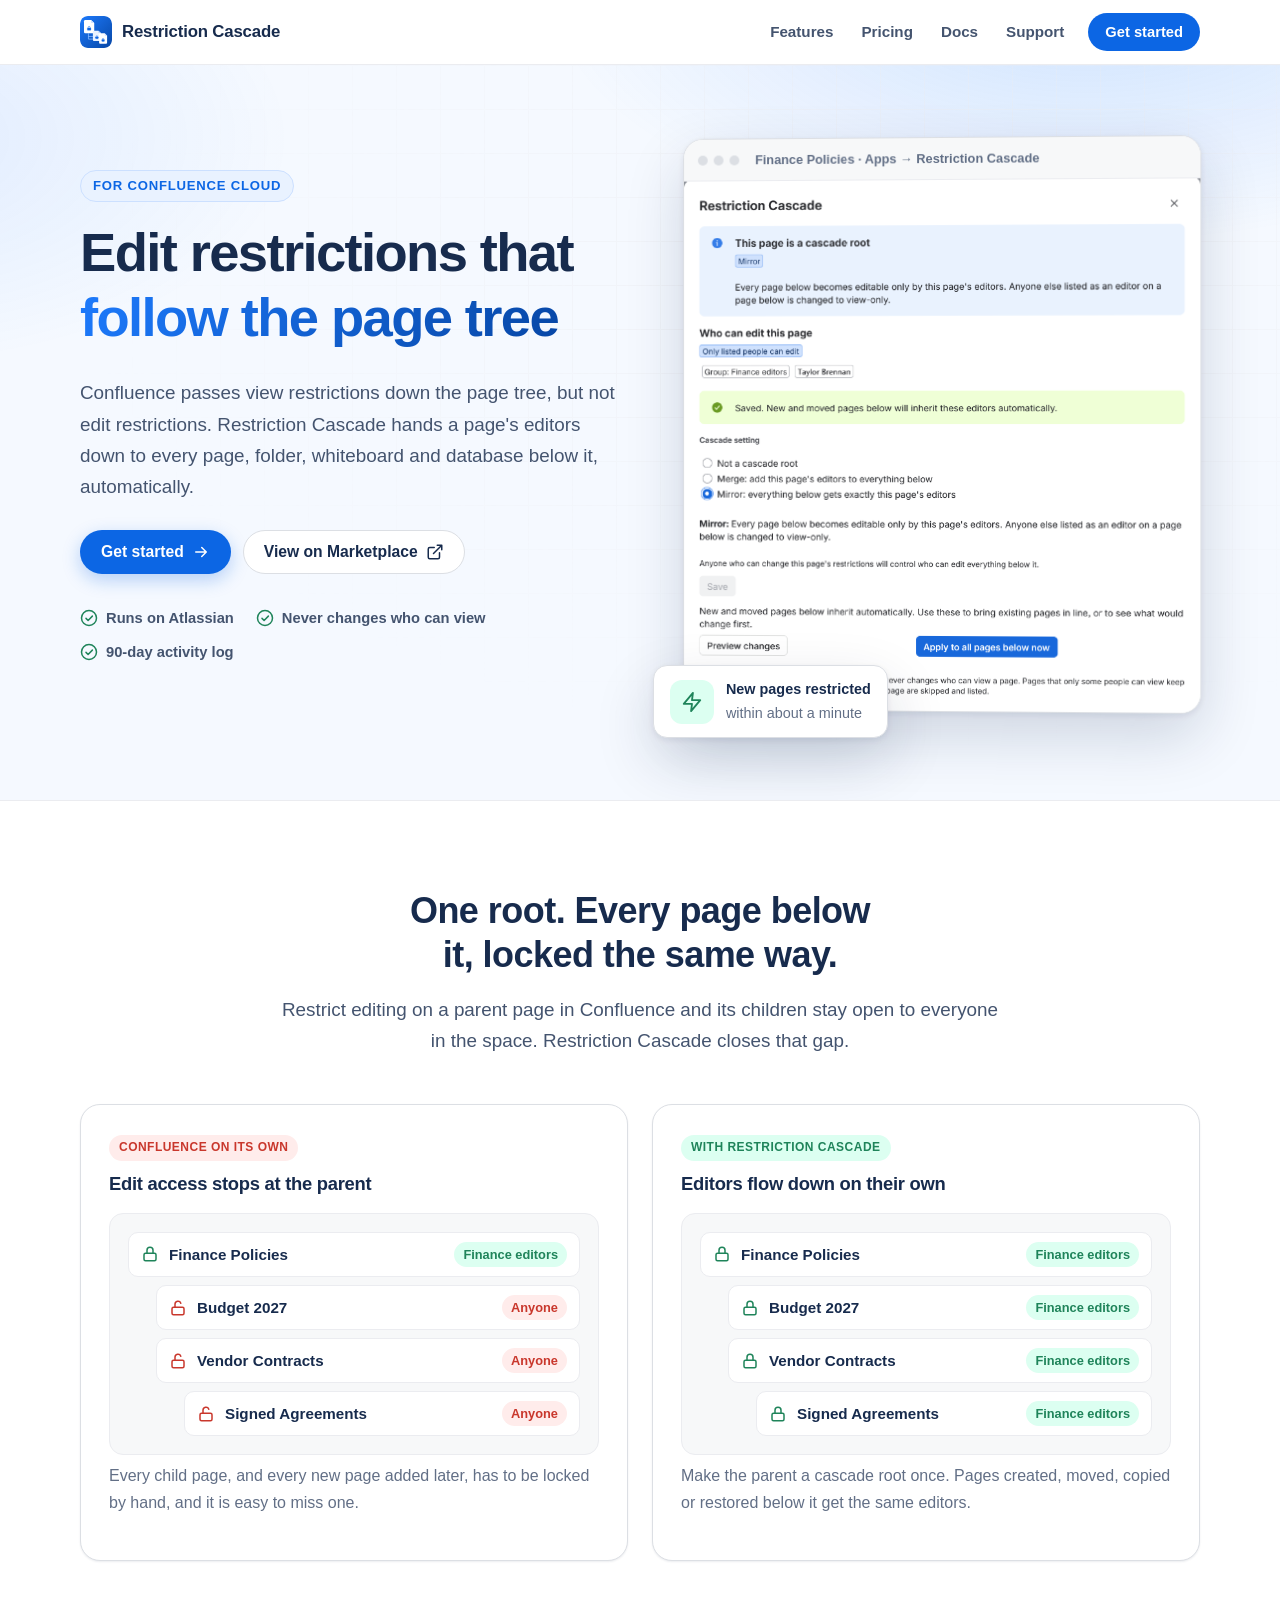
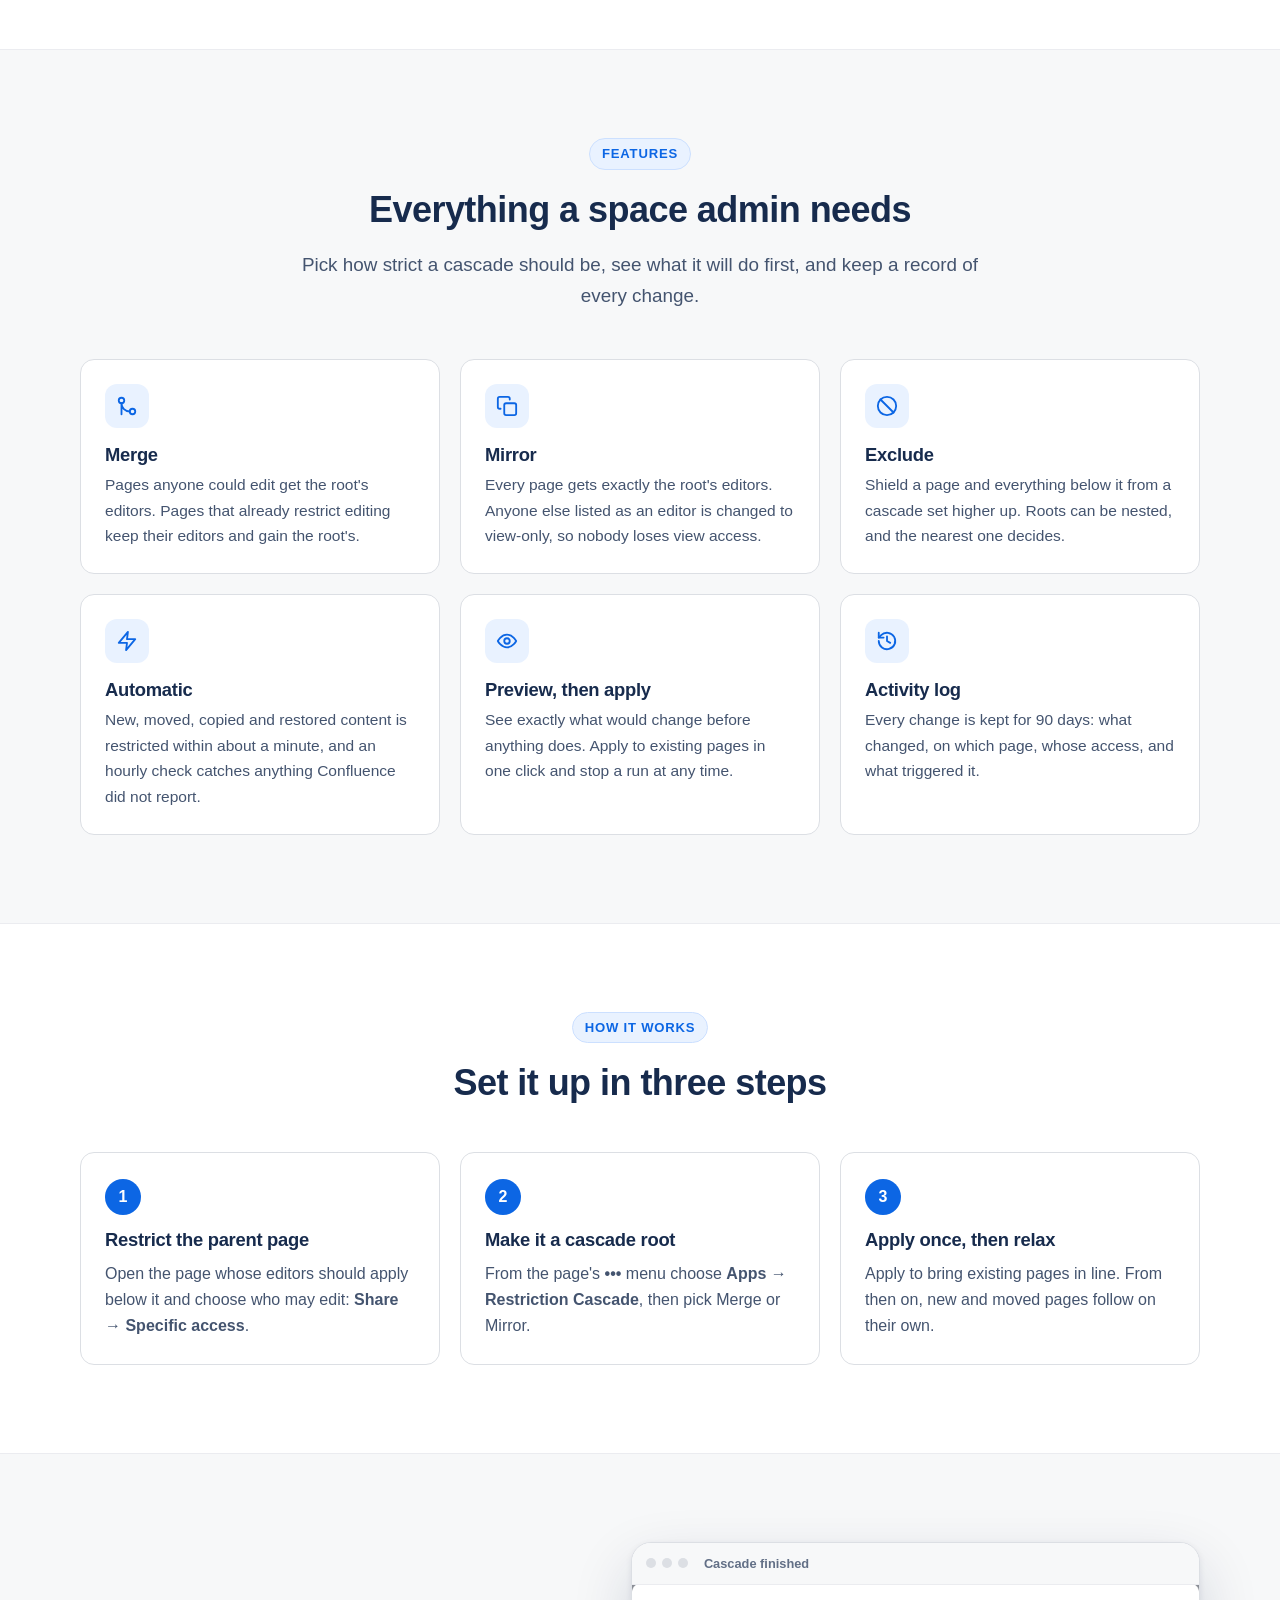
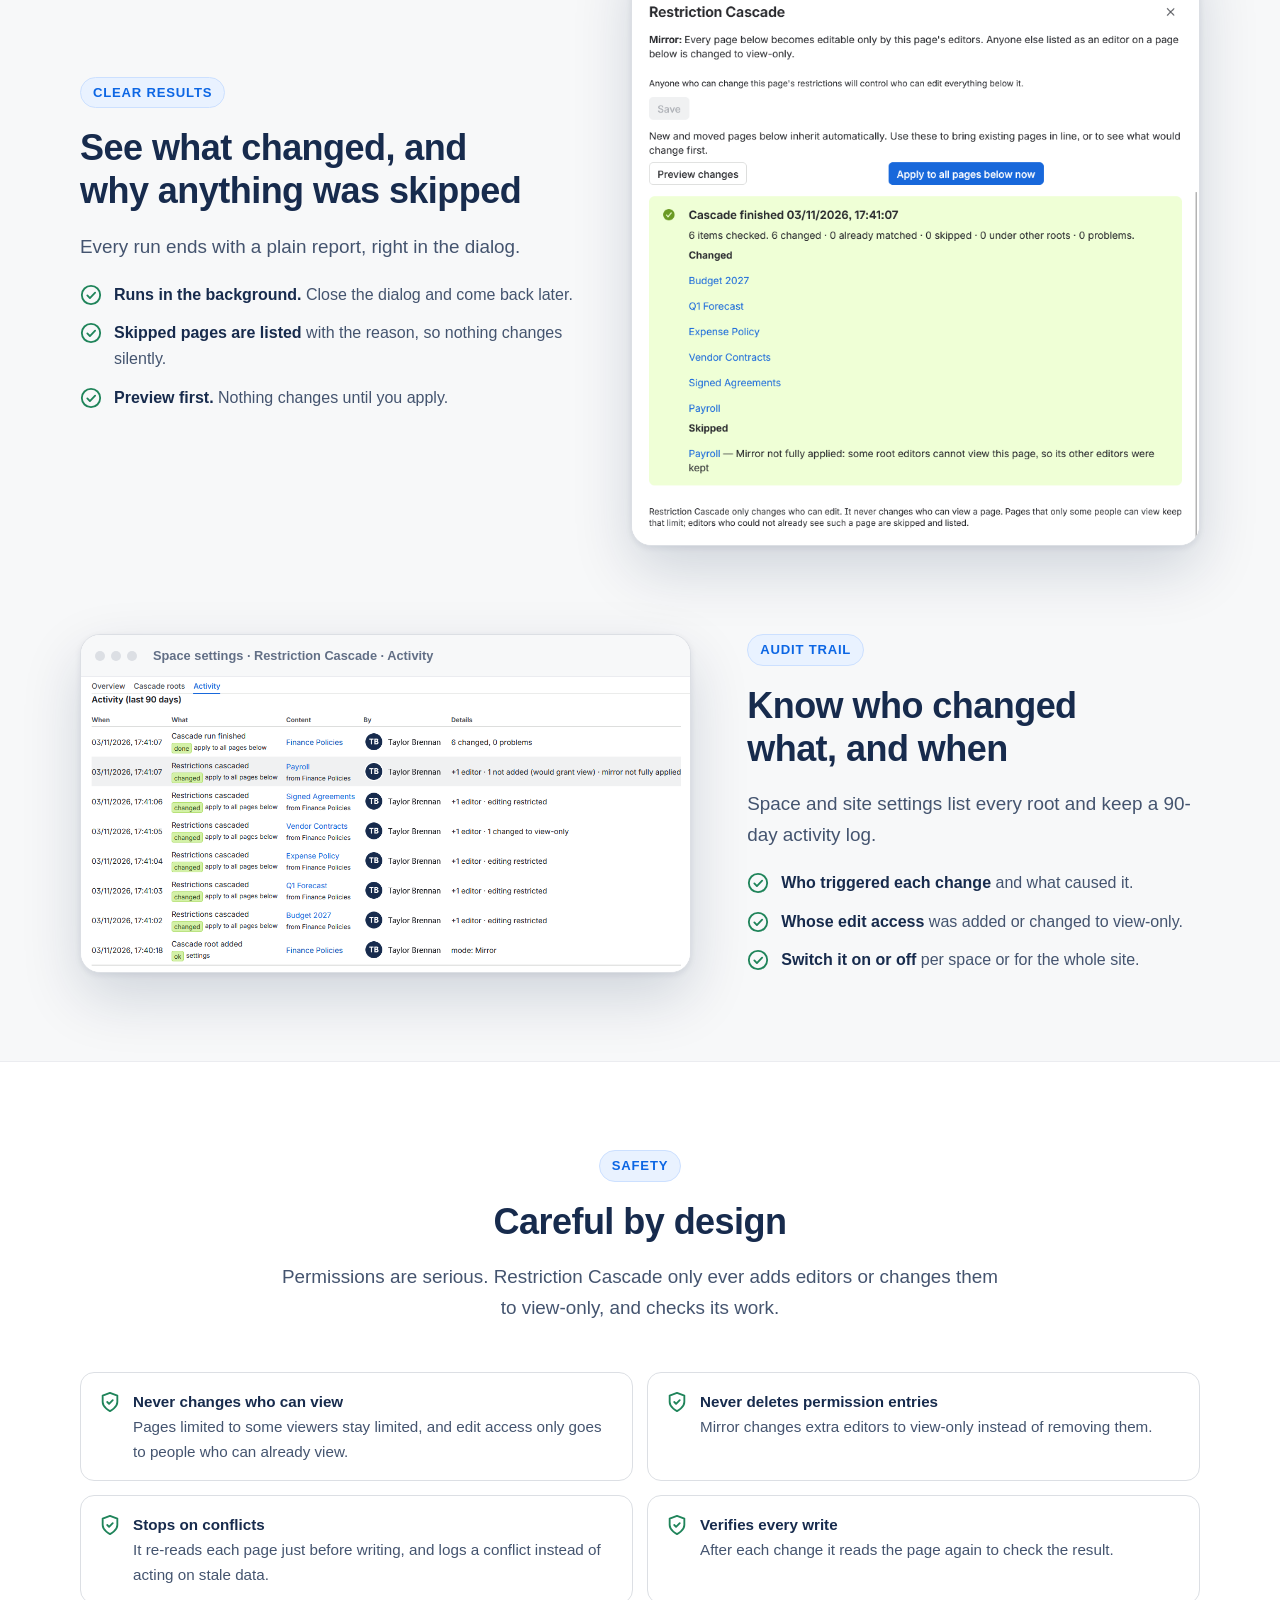
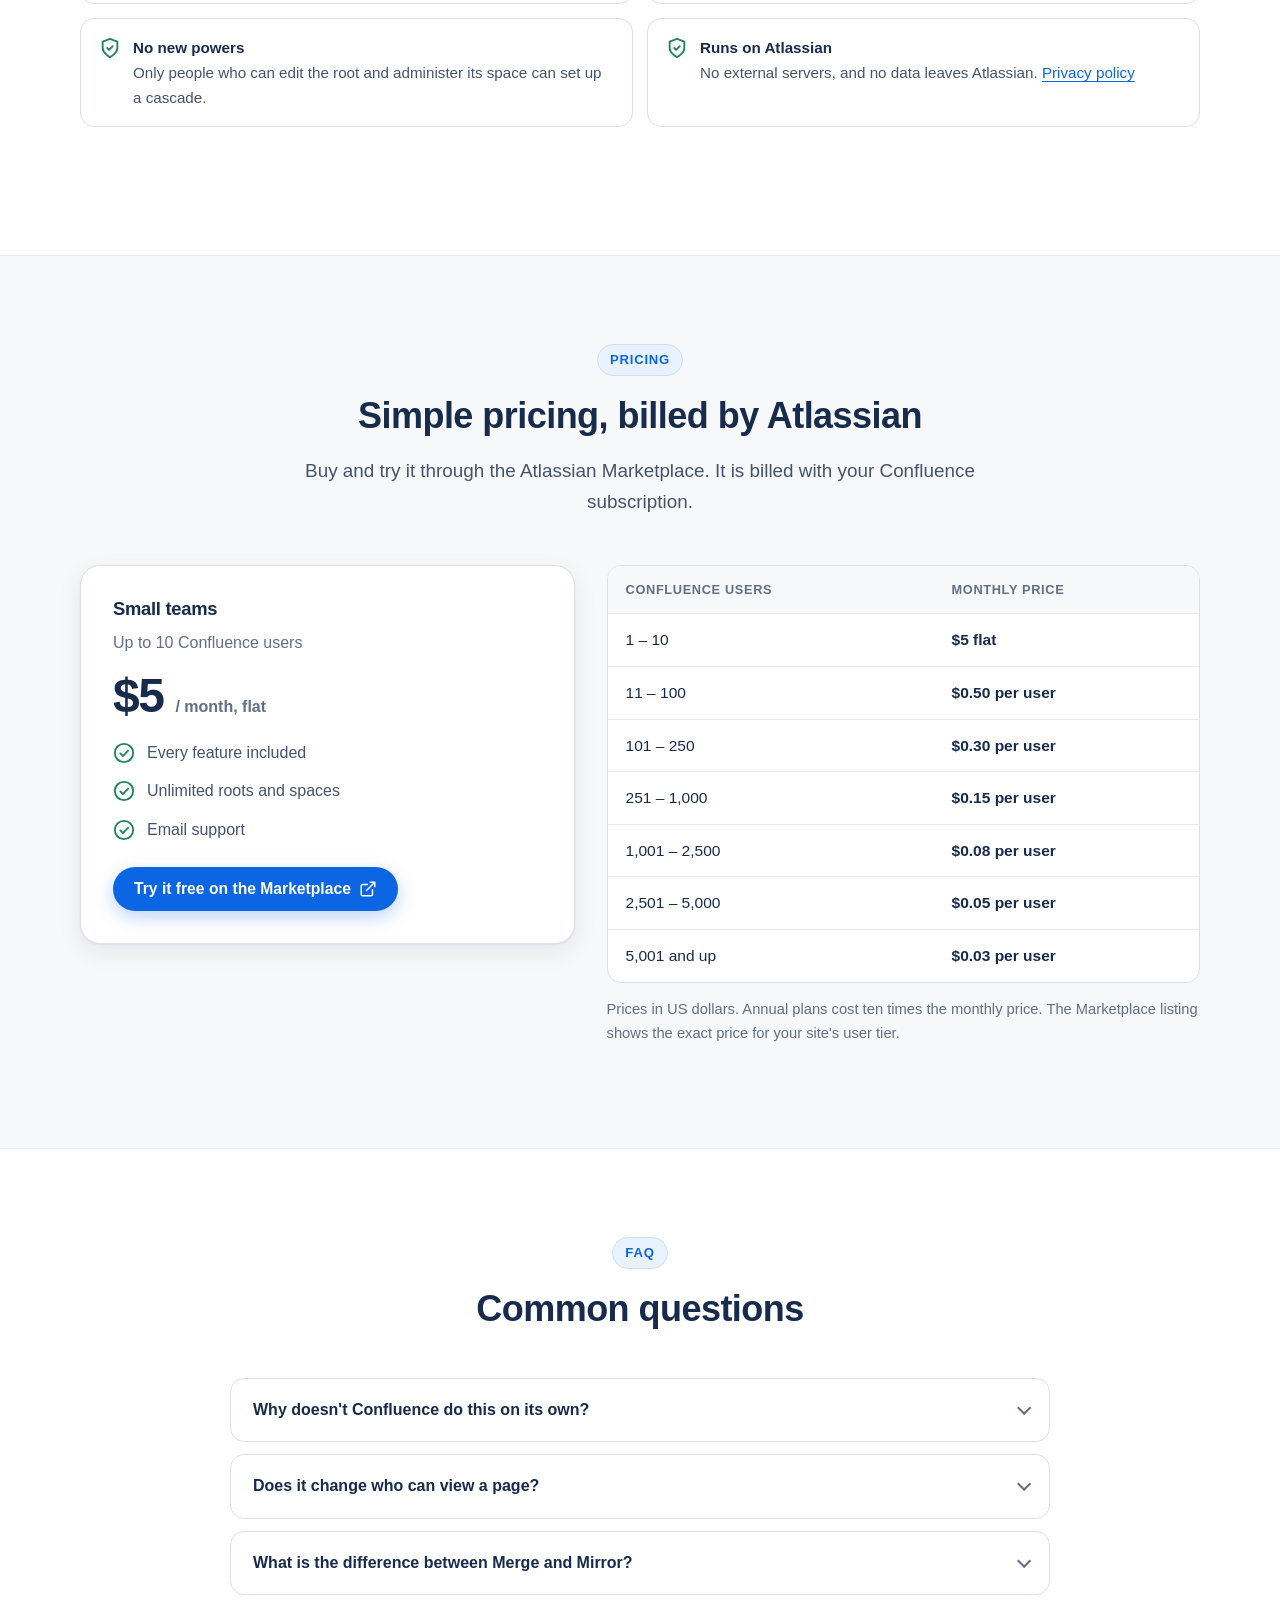
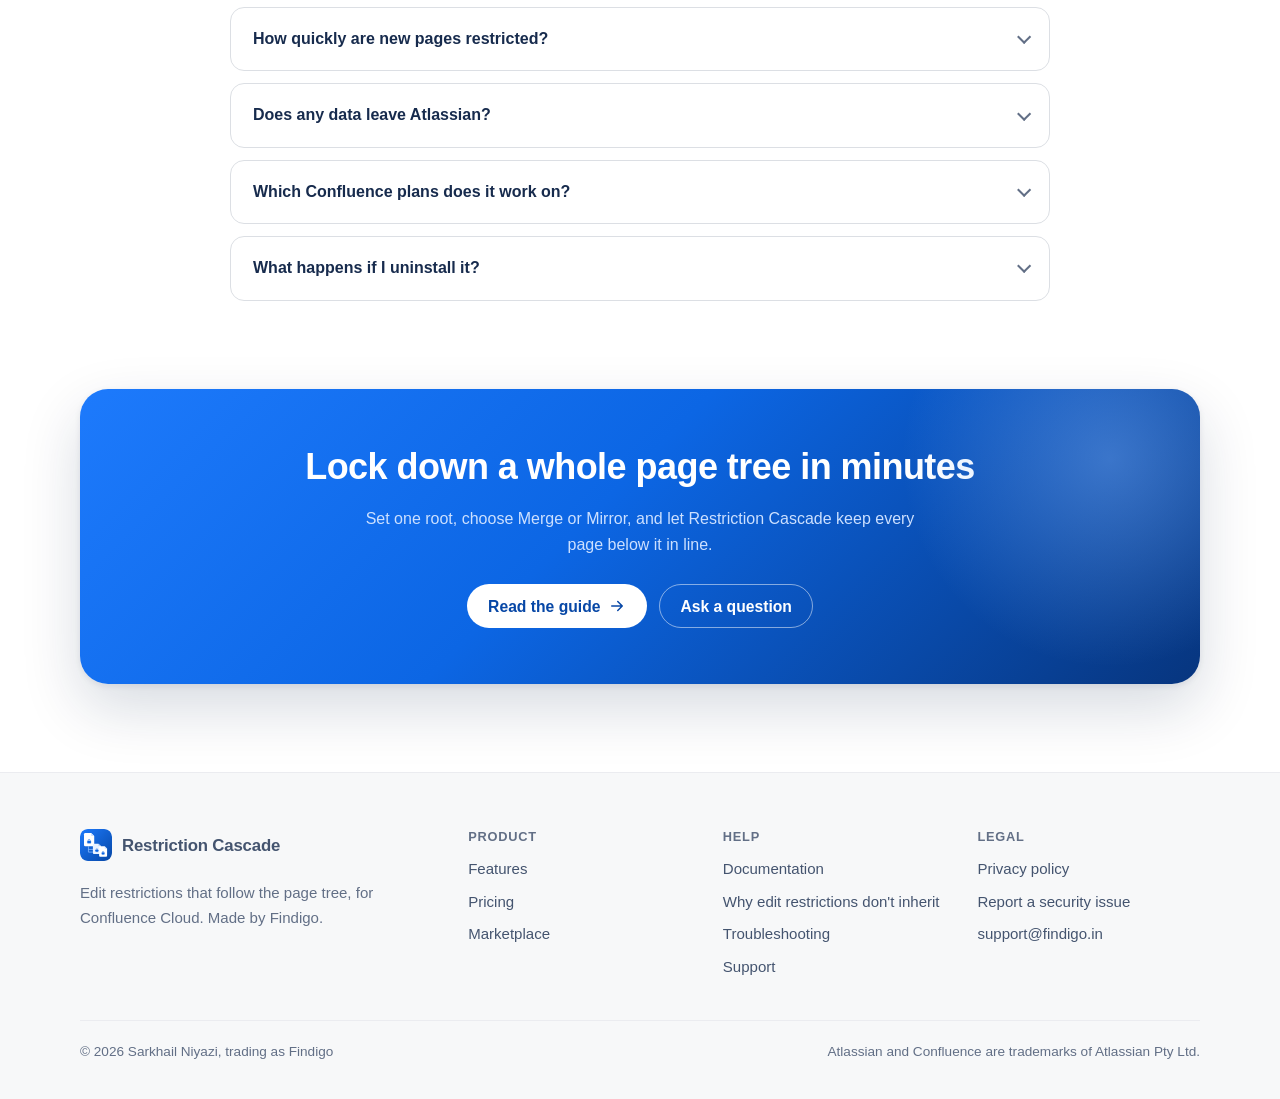
<file: index.html>
<!doctype html>
<html lang="en">
<head>
  <meta charset="utf-8">
  <meta name="viewport" content="width=device-width, initial-scale=1">
  <title>Inherit edit restrictions in Confluence Cloud · Restriction Cascade</title>
  <meta name="description" content="Child pages inherit the parent's edit restrictions automatically. Merge or mirror editors, preview every change, keep a 90-day audit log, and never touch view access.">
  <link rel="canonical" href="https://cascade.findigo.in/">
  <meta name="theme-color" content="#0c66e4">
  <meta property="og:type" content="website">
  <meta property="og:title" content="Restriction Cascade: inherit edit restrictions in Confluence Cloud">
  <meta property="og:description" content="Edit restrictions that follow the page tree, automatically.">
  <meta property="og:url" content="https://cascade.findigo.in/">
  <meta property="og:image" content="https://cascade.findigo.in/assets/img/og.png">
  <meta name="twitter:card" content="summary_large_image">
  <link rel="icon" href="/assets/img/logo.svg" type="image/svg+xml">
  <link rel="apple-touch-icon" href="/assets/img/logo-144.png">
  <link rel="stylesheet" href="/assets/style.css">
  <script src="/assets/site.js" defer></script>
  <script type="application/ld+json">
  {
    "@context": "https://schema.org",
    "@type": "SoftwareApplication",
    "name": "Restriction Cascade for Confluence",
    "description": "Child pages inherit the parent's edit restrictions automatically in Confluence Cloud. Merge or mirror editors, preview every change, keep a 90-day audit log, and never touch view access.",
    "url": "https://cascade.findigo.in/",
    "image": "https://cascade.findigo.in/assets/img/og.png",
    "applicationCategory": "BusinessApplication",
    "operatingSystem": "Confluence Cloud",
    "offers": {
      "@type": "Offer",
      "price": "5.00",
      "priceCurrency": "USD",
      "description": "Per month for up to 10 users, with a 30-day free trial",
      "url": "https://marketplace.atlassian.com/apps/2555148350"
    },
    "publisher": { "@type": "Organization", "name": "Findigo", "email": "support@findigo.in" }
  }
  </script>
</head>
<body>
  <a class="skip-link" href="#main">Skip to content</a>

  <header class="site-header">
    <div class="wrap">
      <a class="brand" href="/"><img src="/assets/img/logo.svg" alt="" width="32" height="32">Restriction Cascade</a>
      <nav class="nav" aria-label="Main">
        <a href="/#features">Features</a>
        <a href="/#pricing">Pricing</a>
        <a href="/docs/">Docs</a>
        <a href="/support/">Support</a>
        <a class="btn" href="/docs/#get-started">Get started</a>
      </nav>
      <details class="menu">
        <summary aria-label="Open menu"><svg aria-hidden="true"><use href="/assets/icons.svg#menu"/></svg></summary>
        <nav class="menu-panel" aria-label="Main">
          <a href="/#features">Features</a>
          <a href="/#pricing">Pricing</a>
          <a href="/docs/">Documentation</a>
          <a href="/support/">Support</a>
          <a href="/privacy/">Privacy</a>
        </nav>
      </details>
    </div>
  </header>

  <main id="main">
    <section class="hero">
      <div class="wrap">
        <div>
          <span class="eyebrow">For Confluence Cloud</span>
          <h1>Edit restrictions that <span>follow the page tree</span></h1>
          <p class="lead">
            Confluence passes view restrictions down the page tree, but not edit restrictions. Restriction Cascade hands a page's editors
            down to every page, folder, whiteboard and database below it, automatically.
          </p>
          <div class="cta-row">
            <a class="btn btn-primary" href="/docs/#get-started">Get started <svg aria-hidden="true"><use href="/assets/icons.svg#arrow-right"/></svg></a>
            <a class="btn btn-ghost" href="https://marketplace.atlassian.com/apps/2555148350">View on Marketplace <svg aria-hidden="true"><use href="/assets/icons.svg#external"/></svg></a>
          </div>
          <ul class="trust">
            <li><svg aria-hidden="true"><use href="/assets/icons.svg#check-circle"/></svg>Runs on Atlassian</li>
            <li><svg aria-hidden="true"><use href="/assets/icons.svg#check-circle"/></svg>Never changes who can view</li>
            <li><svg aria-hidden="true"><use href="/assets/icons.svg#check-circle"/></svg>90-day activity log</li>
          </ul>
        </div>

        <div class="hero-visual">
          <div class="shot">
            <div class="shot-bar" aria-hidden="true"><i></i><i></i><i></i><span>Finance Policies · Apps → Restriction Cascade</span></div>
            <img src="/assets/img/dialog.png" width="800" height="822"
              alt="The Restriction Cascade dialog on a page: it is a cascade root in Mirror mode, editable by the Finance editors group and one person, with buttons to preview changes or apply to all pages below now.">
          </div>
          <div class="float-card">
            <span class="icon"><svg aria-hidden="true"><use href="/assets/icons.svg#zap"/></svg></span>
            <div><strong>New pages restricted</strong><span>within about a minute</span></div>
          </div>
        </div>
      </div>
    </section>

    <section class="section">
      <div class="wrap">
        <div class="section-head">
          <h2>One root. Every page below it, locked the same way.</h2>
          <p class="lead">Restrict editing on a parent page in Confluence and its children stay open to everyone in the space. Restriction Cascade closes that gap.</p>
        </div>

        <div class="compare">
          <div class="compare-card">
            <span class="tag tag-bad">Confluence on its own</span>
            <h3>Edit access stops at the parent</h3>
            <div class="tree" aria-label="Example page tree without Restriction Cascade">
              <div class="tree-row"><svg class="lock-closed" aria-hidden="true"><use href="/assets/icons.svg#lock"/></svg>Finance Policies<span class="who who-locked">Finance editors</span></div>
              <div class="tree-row l1"><svg class="lock-open" aria-hidden="true"><use href="/assets/icons.svg#unlock"/></svg>Budget 2027<span class="who who-open">Anyone</span></div>
              <div class="tree-row l1"><svg class="lock-open" aria-hidden="true"><use href="/assets/icons.svg#unlock"/></svg>Vendor Contracts<span class="who who-open">Anyone</span></div>
              <div class="tree-row l2"><svg class="lock-open" aria-hidden="true"><use href="/assets/icons.svg#unlock"/></svg>Signed Agreements<span class="who who-open">Anyone</span></div>
            </div>
            <p class="muted">Every child page, and every new page added later, has to be locked by hand, and it is easy to miss one.</p>
          </div>

          <div class="compare-card">
            <span class="tag tag-good">With Restriction Cascade</span>
            <h3>Editors flow down on their own</h3>
            <div class="tree" aria-label="Example page tree with Restriction Cascade">
              <div class="tree-row"><svg class="lock-closed" aria-hidden="true"><use href="/assets/icons.svg#lock"/></svg>Finance Policies<span class="who who-locked">Finance editors</span></div>
              <div class="tree-row l1"><svg class="lock-closed" aria-hidden="true"><use href="/assets/icons.svg#lock"/></svg>Budget 2027<span class="who who-locked">Finance editors</span></div>
              <div class="tree-row l1"><svg class="lock-closed" aria-hidden="true"><use href="/assets/icons.svg#lock"/></svg>Vendor Contracts<span class="who who-locked">Finance editors</span></div>
              <div class="tree-row l2"><svg class="lock-closed" aria-hidden="true"><use href="/assets/icons.svg#lock"/></svg>Signed Agreements<span class="who who-locked">Finance editors</span></div>
            </div>
            <p class="muted">Make the parent a cascade root once. Pages created, moved, copied or restored below it get the same editors.</p>
          </div>
        </div>
      </div>
    </section>

    <section class="section section-tint" id="features">
      <div class="wrap">
        <div class="section-head">
          <span class="eyebrow">Features</span>
          <h2>Everything a space admin needs</h2>
          <p class="lead">Pick how strict a cascade should be, see what it will do first, and keep a record of every change.</p>
        </div>

        <div class="grid-3">
          <div class="card">
            <span class="icon"><svg aria-hidden="true"><use href="/assets/icons.svg#merge"/></svg></span>
            <h3>Merge</h3>
            <p>Pages anyone could edit get the root's editors. Pages that already restrict editing keep their editors and gain the root's.</p>
          </div>
          <div class="card">
            <span class="icon"><svg aria-hidden="true"><use href="/assets/icons.svg#mirror"/></svg></span>
            <h3>Mirror</h3>
            <p>Every page gets exactly the root's editors. Anyone else listed as an editor is changed to view-only, so nobody loses view access.</p>
          </div>
          <div class="card">
            <span class="icon"><svg aria-hidden="true"><use href="/assets/icons.svg#exclude"/></svg></span>
            <h3>Exclude</h3>
            <p>Shield a page and everything below it from a cascade set higher up. Roots can be nested, and the nearest one decides.</p>
          </div>
          <div class="card">
            <span class="icon"><svg aria-hidden="true"><use href="/assets/icons.svg#zap"/></svg></span>
            <h3>Automatic</h3>
            <p>New, moved, copied and restored content is restricted within about a minute, and an hourly check catches anything Confluence did not report.</p>
          </div>
          <div class="card">
            <span class="icon"><svg aria-hidden="true"><use href="/assets/icons.svg#eye"/></svg></span>
            <h3>Preview, then apply</h3>
            <p>See exactly what would change before anything does. Apply to existing pages in one click and stop a run at any time.</p>
          </div>
          <div class="card">
            <span class="icon"><svg aria-hidden="true"><use href="/assets/icons.svg#history"/></svg></span>
            <h3>Activity log</h3>
            <p>Every change is kept for 90 days: what changed, on which page, whose access, and what triggered it.</p>
          </div>
        </div>
      </div>
    </section>

    <section class="section">
      <div class="wrap">
        <div class="section-head">
          <span class="eyebrow">How it works</span>
          <h2>Set it up in three steps</h2>
        </div>
        <ol class="steps">
          <li>
            <h3>Restrict the parent page</h3>
            <p>Open the page whose editors should apply below it and choose who may edit: <strong>Share → Specific access</strong>.</p>
          </li>
          <li>
            <h3>Make it a cascade root</h3>
            <p>From the page's <strong>•••</strong> menu choose <strong>Apps → Restriction Cascade</strong>, then pick Merge or Mirror.</p>
          </li>
          <li>
            <h3>Apply once, then relax</h3>
            <p>Apply to bring existing pages in line. From then on, new and moved pages follow on their own.</p>
          </li>
        </ol>
      </div>
    </section>

    <section class="section section-tint">
      <div class="wrap">
        <div class="showcase">
          <div class="showcase-text">
            <span class="eyebrow">Clear results</span>
            <h2>See what changed, and why anything was skipped</h2>
            <p class="lead">Every run ends with a plain report, right in the dialog.</p>
            <ul class="checks">
              <li><svg aria-hidden="true"><use href="/assets/icons.svg#check-circle"/></svg><span><strong>Runs in the background.</strong> Close the dialog and come back later.</span></li>
              <li><svg aria-hidden="true"><use href="/assets/icons.svg#check-circle"/></svg><span><strong>Skipped pages are listed</strong> with the reason, so nothing changes silently.</span></li>
              <li><svg aria-hidden="true"><use href="/assets/icons.svg#check-circle"/></svg><span><strong>Preview first.</strong> Nothing changes until you apply.</span></li>
            </ul>
          </div>
          <div class="shot">
            <div class="shot-bar" aria-hidden="true"><i></i><i></i><i></i><span>Cascade finished</span></div>
            <a href="/assets/img/results.png" title="Open full size"><img src="/assets/img/results.png" width="800" height="790" loading="lazy"
              alt="A finished cascade run: six items checked and changed, with each changed page listed, and one page listed as skipped with the reason."></a>
          </div>
        </div>

        <div class="showcase flip">
          <div class="shot">
            <div class="shot-bar" aria-hidden="true"><i></i><i></i><i></i><span>Space settings · Restriction Cascade · Activity</span></div>
            <a href="/assets/img/activity.png" title="Open full size"><img src="/assets/img/activity.png" width="1150" height="556" loading="lazy"
              alt="The space activity log: each row shows when a change happened, what it was, the page, who triggered it, and details such as one editor added."></a>
          </div>
          <div class="showcase-text">
            <span class="eyebrow">Audit trail</span>
            <h2>Know who changed what, and when</h2>
            <p class="lead">Space and site settings list every root and keep a 90-day activity log.</p>
            <ul class="checks">
              <li><svg aria-hidden="true"><use href="/assets/icons.svg#check-circle"/></svg><span><strong>Who triggered each change</strong> and what caused it.</span></li>
              <li><svg aria-hidden="true"><use href="/assets/icons.svg#check-circle"/></svg><span><strong>Whose edit access</strong> was added or changed to view-only.</span></li>
              <li><svg aria-hidden="true"><use href="/assets/icons.svg#check-circle"/></svg><span><strong>Switch it on or off</strong> per space or for the whole site.</span></li>
            </ul>
          </div>
        </div>
      </div>
    </section>

    <section class="section" id="safety">
      <div class="wrap">
        <div class="section-head">
          <span class="eyebrow">Safety</span>
          <h2>Careful by design</h2>
          <p class="lead">Permissions are serious. Restriction Cascade only ever adds editors or changes them to view-only, and checks its work.</p>
        </div>
        <div class="glance">
          <div><svg aria-hidden="true"><use href="/assets/icons.svg#shield"/></svg><p><strong>Never changes who can view</strong>Pages limited to some viewers stay limited, and edit access only goes to people who can already view.</p></div>
          <div><svg aria-hidden="true"><use href="/assets/icons.svg#shield"/></svg><p><strong>Never deletes permission entries</strong>Mirror changes extra editors to view-only instead of removing them.</p></div>
          <div><svg aria-hidden="true"><use href="/assets/icons.svg#shield"/></svg><p><strong>Stops on conflicts</strong>It re-reads each page just before writing, and logs a conflict instead of acting on stale data.</p></div>
          <div><svg aria-hidden="true"><use href="/assets/icons.svg#shield"/></svg><p><strong>Verifies every write</strong>After each change it reads the page again to check the result.</p></div>
          <div><svg aria-hidden="true"><use href="/assets/icons.svg#shield"/></svg><p><strong>No new powers</strong>Only people who can edit the root and administer its space can set up a cascade.</p></div>
          <div><svg aria-hidden="true"><use href="/assets/icons.svg#shield"/></svg><p><strong>Runs on Atlassian</strong>No external servers, and no data leaves Atlassian. <a href="/privacy/">Privacy policy</a></p></div>
        </div>
      </div>
    </section>

    <section class="section section-tint" id="pricing">
      <div class="wrap">
        <div class="section-head">
          <span class="eyebrow">Pricing</span>
          <h2>Simple pricing, billed by Atlassian</h2>
          <p class="lead">Buy and try it through the Atlassian Marketplace. It is billed with your Confluence subscription.</p>
        </div>
        <div class="pricing">
          <div class="price-card">
            <h3>Small teams</h3>
            <p class="muted">Up to 10 Confluence users</p>
            <div class="price-big">$5 <small>/ month, flat</small></div>
            <ul class="checks">
              <li><svg aria-hidden="true"><use href="/assets/icons.svg#check-circle"/></svg><span>Every feature included</span></li>
              <li><svg aria-hidden="true"><use href="/assets/icons.svg#check-circle"/></svg><span>Unlimited roots and spaces</span></li>
              <li><svg aria-hidden="true"><use href="/assets/icons.svg#check-circle"/></svg><span>Email support</span></li>
            </ul>
            <p style="margin-top: 24px; margin-bottom: 0;">
              <a class="btn btn-primary" href="https://marketplace.atlassian.com/apps/2555148350">Try it free on the Marketplace <svg aria-hidden="true"><use href="/assets/icons.svg#external"/></svg></a>
            </p>
          </div>
          <div>
            <div class="table-wrap">
              <table>
                <thead>
                  <tr><th>Confluence users</th><th>Monthly price</th></tr>
                </thead>
                <tbody>
                  <tr><td>1 – 10</td><td class="num">$5 flat</td></tr>
                  <tr><td>11 – 100</td><td class="num">$0.50 per user</td></tr>
                  <tr><td>101 – 250</td><td class="num">$0.30 per user</td></tr>
                  <tr><td>251 – 1,000</td><td class="num">$0.15 per user</td></tr>
                  <tr><td>1,001 – 2,500</td><td class="num">$0.08 per user</td></tr>
                  <tr><td>2,501 – 5,000</td><td class="num">$0.05 per user</td></tr>
                  <tr><td>5,001 and up</td><td class="num">$0.03 per user</td></tr>
                </tbody>
              </table>
            </div>
            <p class="muted" style="margin-top: 14px; font-size: 0.92rem;">
              Prices in US dollars. Annual plans cost ten times the monthly price. The Marketplace listing shows the exact price for your
              site's user tier.
            </p>
          </div>
        </div>
      </div>
    </section>

    <section class="section" id="faq">
      <div class="wrap">
        <div class="section-head">
          <span class="eyebrow">FAQ</span>
          <h2>Common questions</h2>
        </div>
        <div class="faq">
          <details>
            <summary>Why doesn't Confluence do this on its own?</summary>
            <p>Confluence Cloud passes view restrictions down to child pages, but not edit restrictions, and Atlassian's request to change that has been open since 2006. Read <a href="/guides/inherit-edit-restrictions/">why edit restrictions don't inherit</a>, and the workarounds.</p>
          </details>
          <details>
            <summary>Does it change who can view a page?</summary>
            <p>No. It only grants or removes edit access. Pages limited to some viewers stay limited, and it only gives edit access to people who can already view the page.</p>
          </details>
          <details>
            <summary>What is the difference between Merge and Mirror?</summary>
            <p>Merge adds the root's editors and keeps anyone a page already lists. Mirror makes every page match the root exactly and changes anyone else to view-only. Nobody loses view access with either.</p>
          </details>
          <details>
            <summary>How quickly are new pages restricted?</summary>
            <p>Usually within about a minute. Confluence can report new pages up to about three minutes late, so a brand-new page can briefly be editable by everyone in the space.</p>
          </details>
          <details>
            <summary>Does any data leave Atlassian?</summary>
            <p>No. The app runs entirely on Atlassian's Forge platform. We operate no servers and cannot see your content. See the <a href="/privacy/">privacy policy</a>.</p>
          </details>
          <details>
            <summary>Which Confluence plans does it work on?</summary>
            <p>Confluence Cloud Standard, Premium and Enterprise. Confluence Free has no page restrictions, so there is nothing to cascade.</p>
          </details>
          <details>
            <summary>What happens if I uninstall it?</summary>
            <p>Restrictions the app has set stay on your pages. Atlassian deletes the app's stored data 28 days after uninstall.</p>
          </details>
        </div>
      </div>
    </section>

    <section class="section" style="padding-top: 0;">
      <div class="wrap">
        <div class="cta-band">
          <h2>Lock down a whole page tree in minutes</h2>
          <p>Set one root, choose Merge or Mirror, and let Restriction Cascade keep every page below it in line.</p>
          <div class="cta-row">
            <a class="btn btn-primary" href="/docs/#get-started">Read the guide <svg aria-hidden="true"><use href="/assets/icons.svg#arrow-right"/></svg></a>
            <a class="btn btn-ghost" href="/support/">Ask a question</a>
          </div>
        </div>
      </div>
    </section>
  </main>

  <footer class="site-footer">
    <div class="wrap">
      <div class="footer-grid">
        <div class="footer-about">
          <a class="brand" href="/"><img src="/assets/img/logo.svg" alt="" width="32" height="32">Restriction Cascade</a>
          <p>Edit restrictions that follow the page tree, for Confluence Cloud. Made by Findigo.</p>
        </div>
        <div>
          <h4>Product</h4>
          <ul>
            <li><a href="/#features">Features</a></li>
            <li><a href="/#pricing">Pricing</a></li>
            <li><a href="https://marketplace.atlassian.com/apps/2555148350">Marketplace</a></li>
          </ul>
        </div>
        <div>
          <h4>Help</h4>
          <ul>
            <li><a href="/docs/">Documentation</a></li>
            <li><a href="/guides/inherit-edit-restrictions/">Why edit restrictions don't inherit</a></li>
            <li><a href="/docs/#troubleshooting">Troubleshooting</a></li>
            <li><a href="/support/">Support</a></li>
          </ul>
        </div>
        <div>
          <h4>Legal</h4>
          <ul>
            <li><a href="/privacy/">Privacy policy</a></li>
            <li><a href="/support/#security">Report a security issue</a></li>
            <li><a href="mailto:support@findigo.in">support@findigo.in</a></li>
          </ul>
        </div>
      </div>
      <div class="footer-legal">
        <span>© 2026 Sarkhail Niyazi, trading as Findigo</span>
        <span>Atlassian and Confluence are trademarks of Atlassian Pty Ltd.</span>
      </div>
    </div>
  </footer>
</body>
</html>
</file>
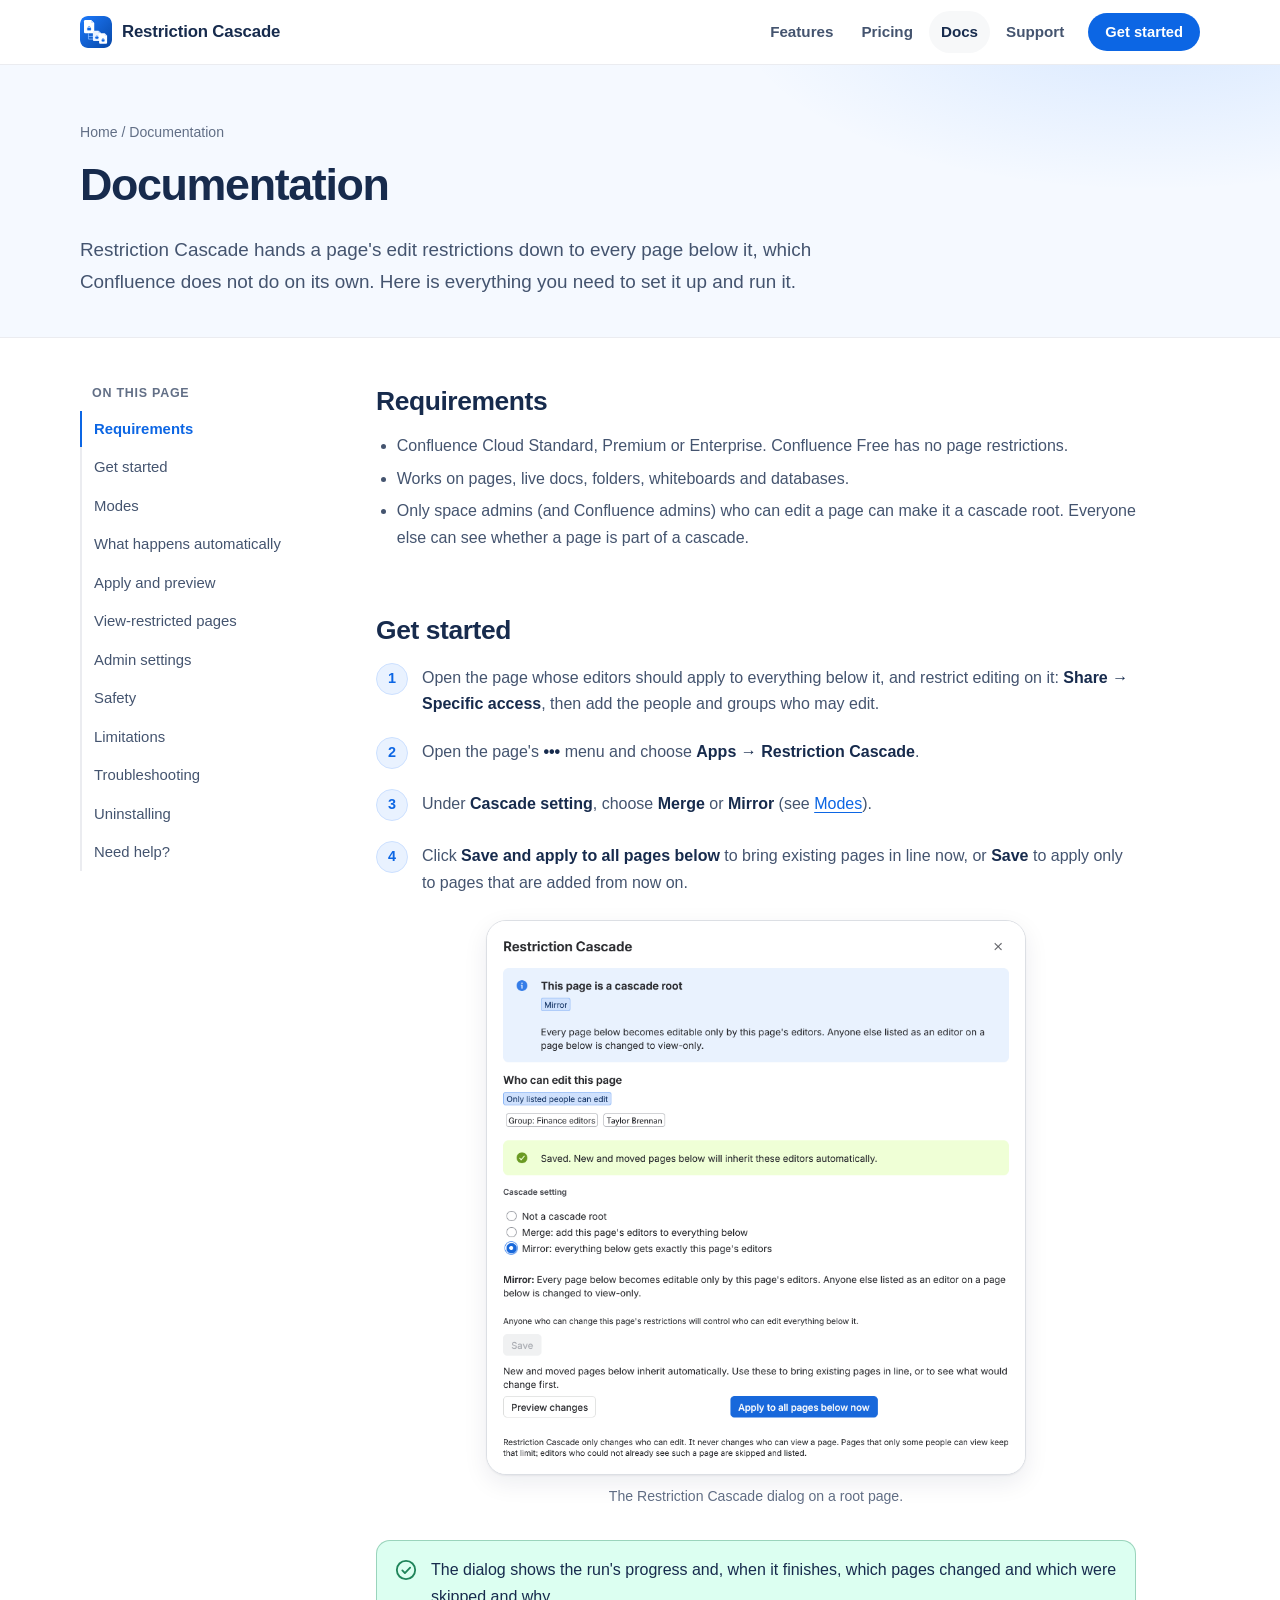
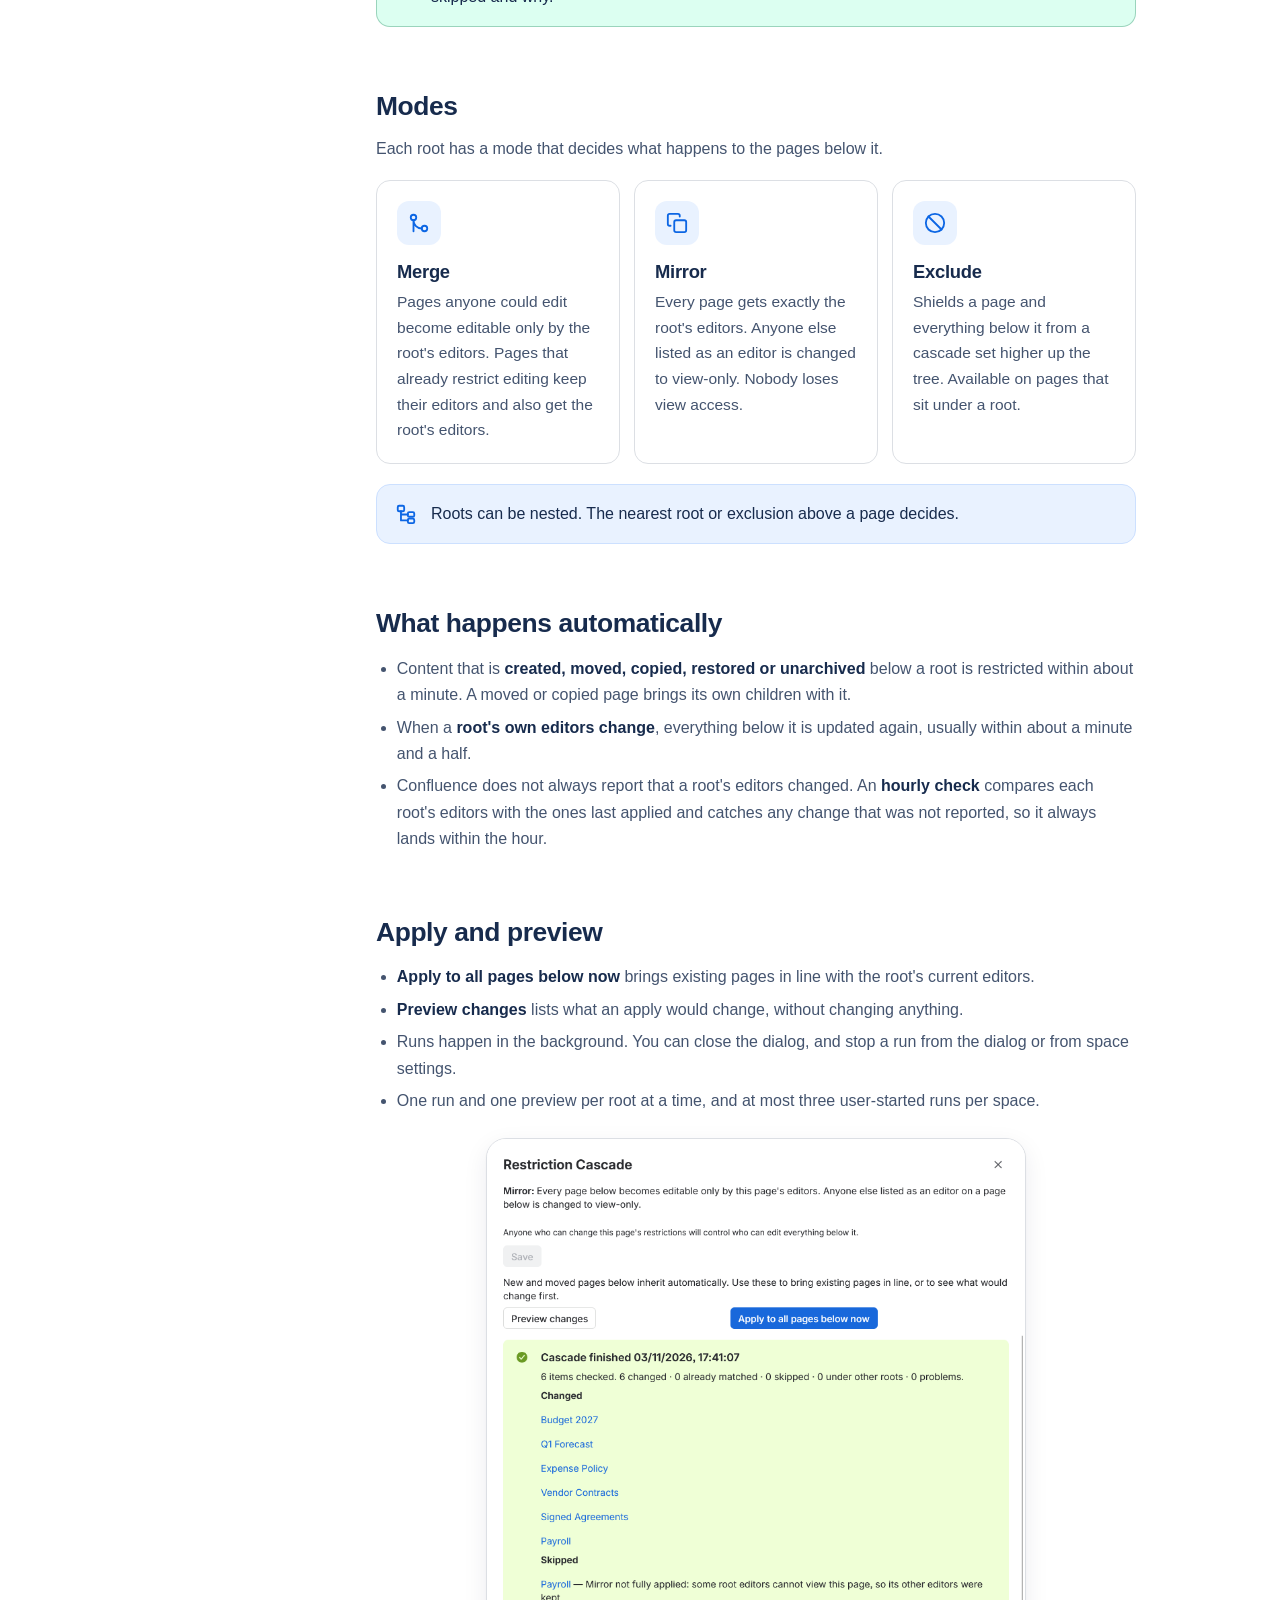
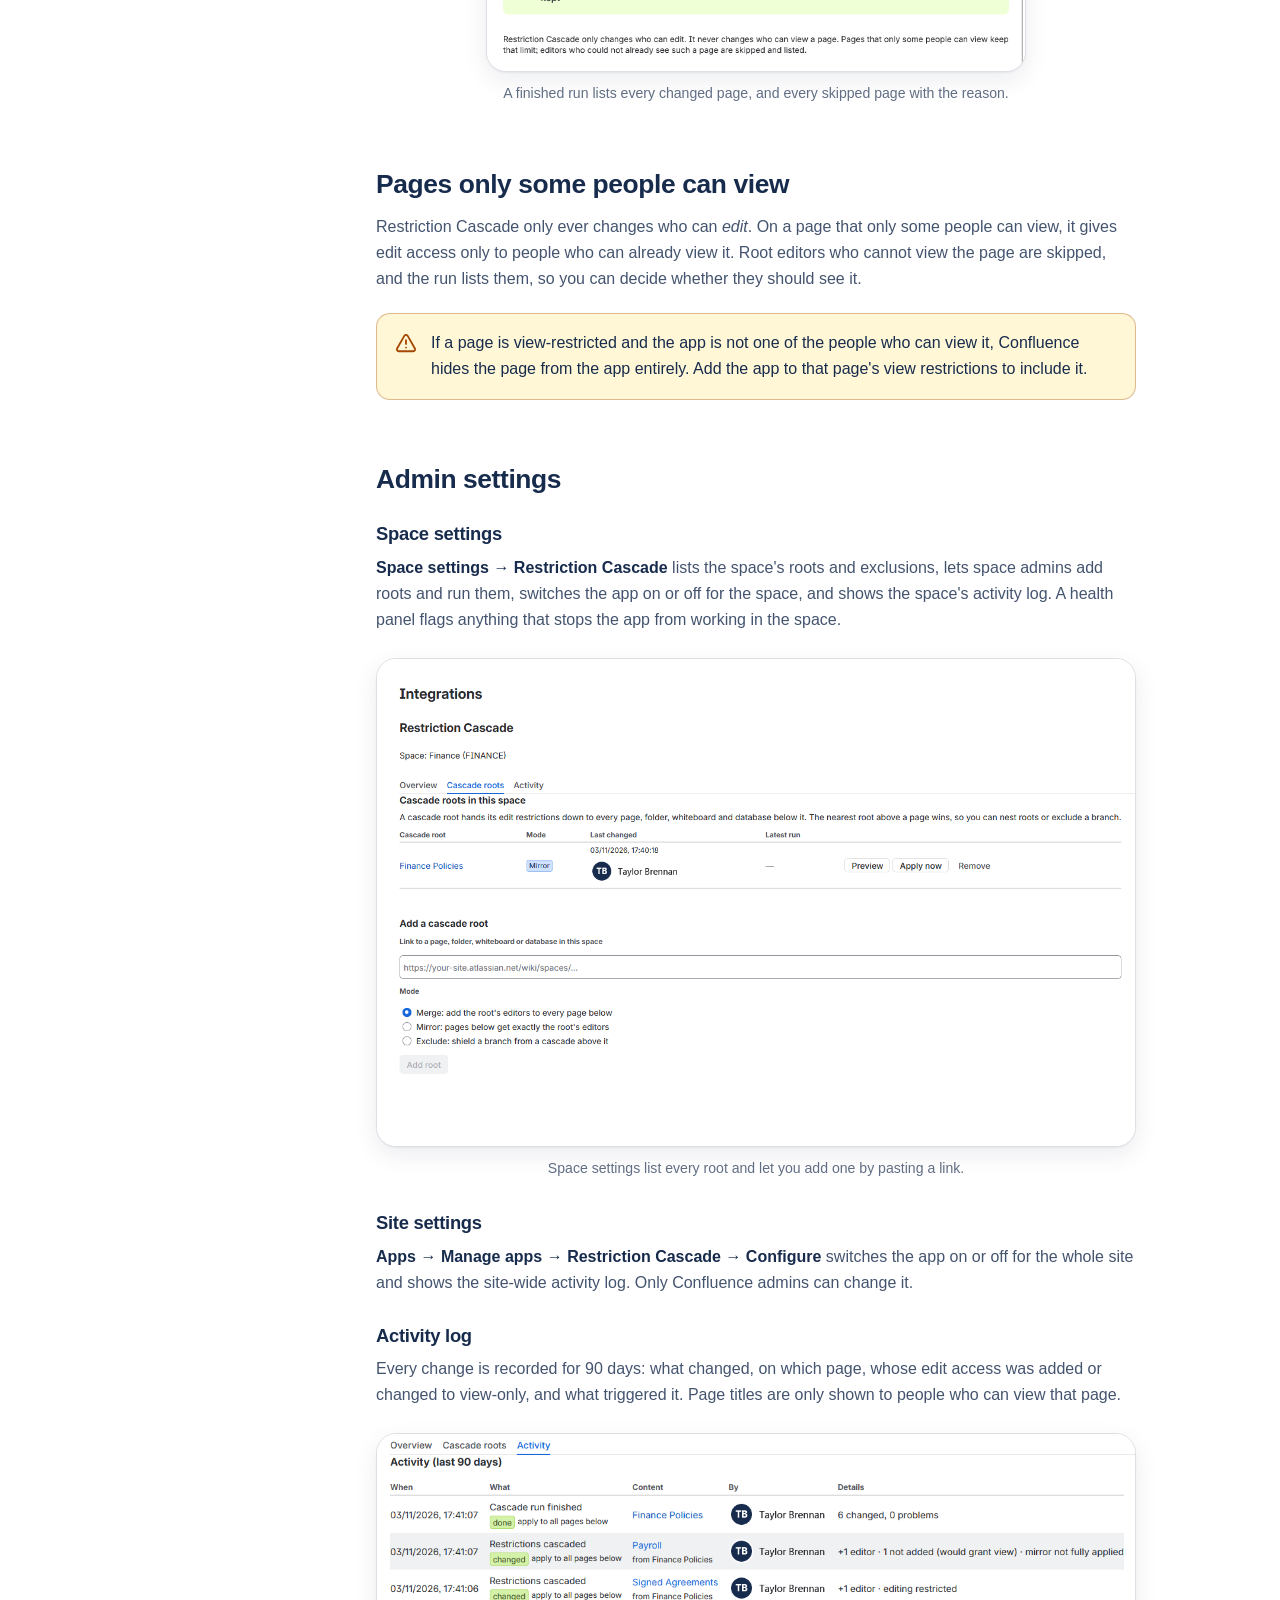
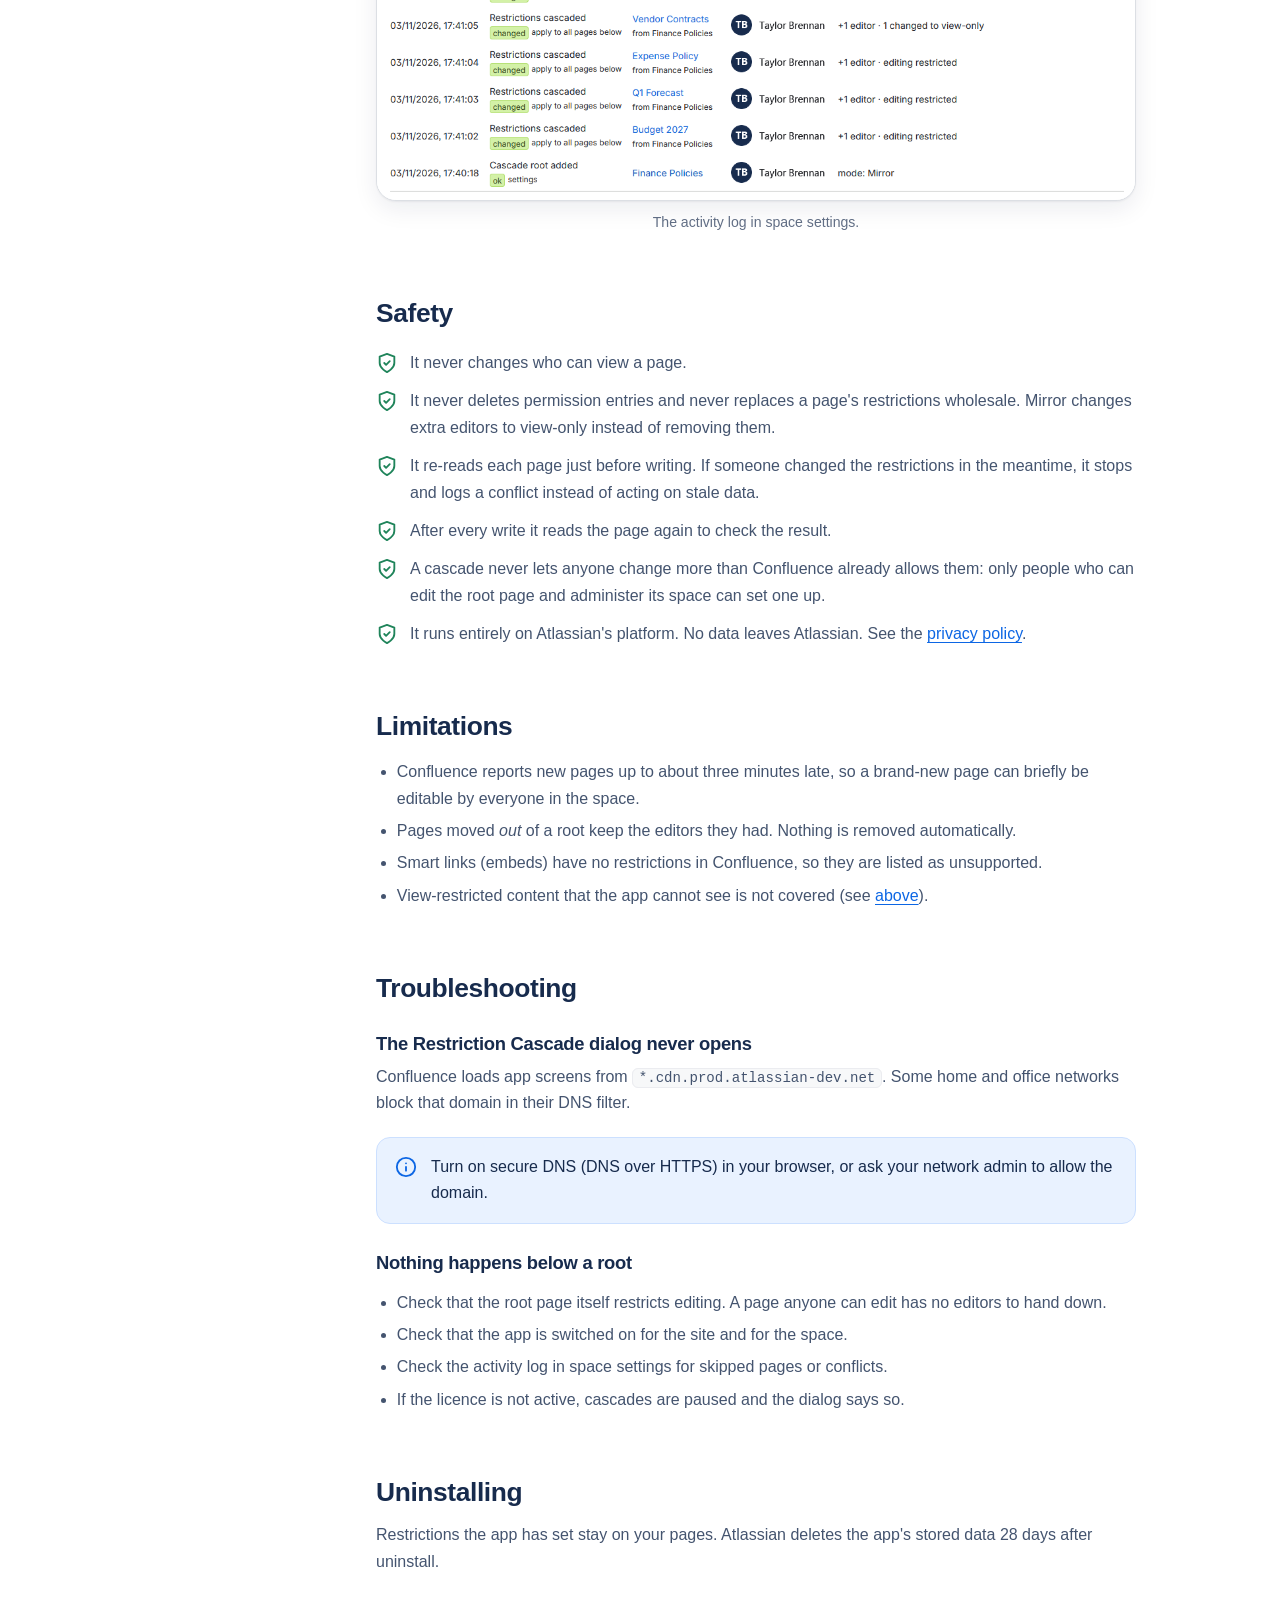
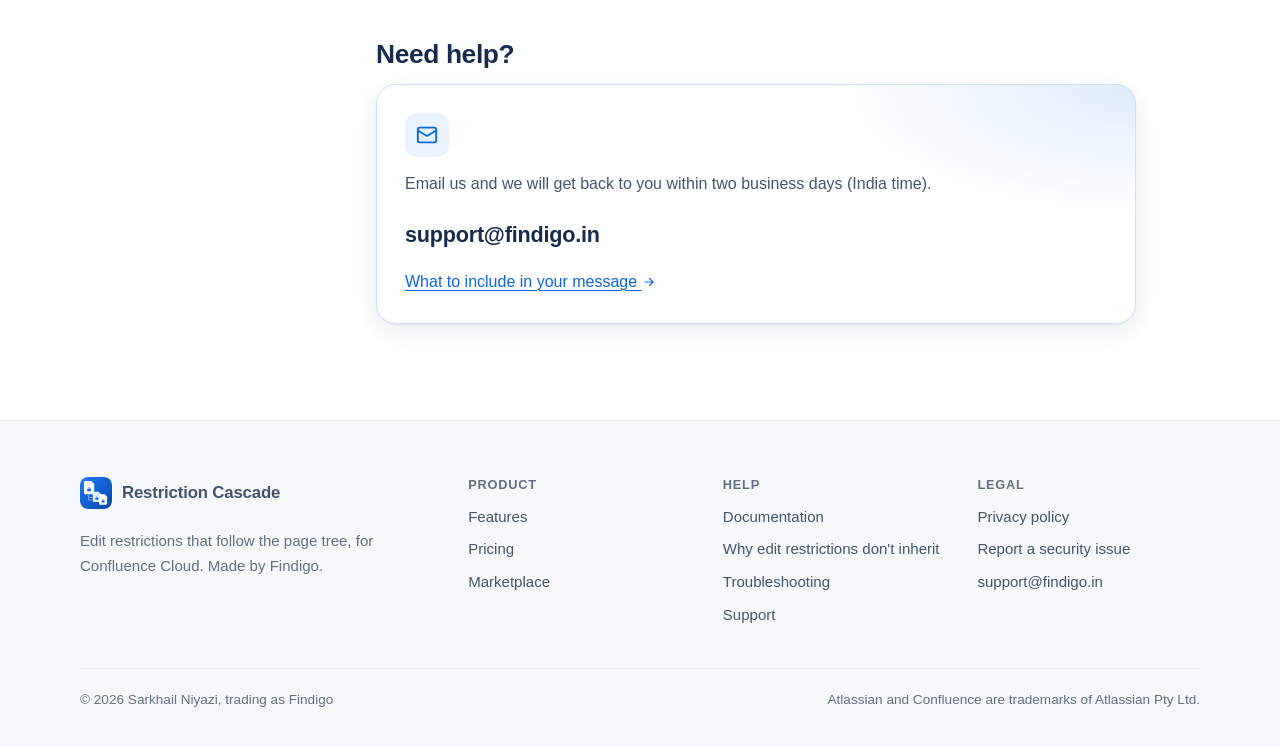
<file: docs/index.html>
<!doctype html>
<html lang="en">
<head>
  <meta charset="utf-8">
  <meta name="viewport" content="width=device-width, initial-scale=1">
  <title>Documentation · Restriction Cascade for Confluence</title>
  <meta name="description" content="How to set up and use Restriction Cascade for Confluence: cascade roots, Merge, Mirror and Exclude, automatic inheritance, preview and the activity log.">
  <link rel="canonical" href="https://cascade.findigo.in/docs/">
  <meta name="theme-color" content="#0c66e4">
  <meta property="og:type" content="website">
  <meta property="og:title" content="Restriction Cascade documentation">
  <meta property="og:description" content="Set up cascade roots, choose Merge, Mirror or Exclude, and read the activity log.">
  <meta property="og:url" content="https://cascade.findigo.in/docs/">
  <meta property="og:image" content="https://cascade.findigo.in/assets/img/og.png">
  <link rel="icon" href="/assets/img/logo.svg" type="image/svg+xml">
  <link rel="apple-touch-icon" href="/assets/img/logo-144.png">
  <link rel="stylesheet" href="/assets/style.css">
  <script src="/assets/site.js" defer></script>
</head>
<body>
  <a class="skip-link" href="#main">Skip to content</a>

  <header class="site-header">
    <div class="wrap">
      <a class="brand" href="/"><img src="/assets/img/logo.svg" alt="" width="32" height="32">Restriction Cascade</a>
      <nav class="nav" aria-label="Main">
        <a href="/#features">Features</a>
        <a href="/#pricing">Pricing</a>
        <a href="/docs/" aria-current="page">Docs</a>
        <a href="/support/">Support</a>
        <a class="btn" href="/docs/#get-started">Get started</a>
      </nav>
      <details class="menu">
        <summary aria-label="Open menu"><svg aria-hidden="true"><use href="/assets/icons.svg#menu"/></svg></summary>
        <nav class="menu-panel" aria-label="Main">
          <a href="/#features">Features</a>
          <a href="/#pricing">Pricing</a>
          <a href="/docs/" aria-current="page">Documentation</a>
          <a href="/support/">Support</a>
          <a href="/privacy/">Privacy</a>
        </nav>
      </details>
    </div>
  </header>

  <main id="main">
    <section class="page-hero">
      <div class="wrap">
        <div class="crumbs"><a href="/">Home</a> / Documentation</div>
        <h1>Documentation</h1>
        <p class="lead">Restriction Cascade hands a page's edit restrictions down to every page below it, which Confluence does not do on its own. Here is everything you need to set it up and run it.</p>
      </div>
    </section>

    <div class="wrap docs">
      <aside class="toc" aria-label="On this page">
        <h4>On this page</h4>
        <ol>
          <li><a href="#requirements">Requirements</a></li>
          <li><a href="#get-started">Get started</a></li>
          <li><a href="#modes">Modes</a></li>
          <li><a href="#automatic">What happens automatically</a></li>
          <li><a href="#apply">Apply and preview</a></li>
          <li><a href="#view">View-restricted pages</a></li>
          <li><a href="#admin">Admin settings</a></li>
          <li><a href="#safety">Safety</a></li>
          <li><a href="#limitations">Limitations</a></li>
          <li><a href="#troubleshooting">Troubleshooting</a></li>
          <li><a href="#uninstalling">Uninstalling</a></li>
          <li><a href="#help">Need help?</a></li>
        </ol>
      </aside>

      <article class="prose">
        <details class="toc-mobile">
          <summary>On this page</summary>
          <ol>
            <li><a href="#requirements">Requirements</a></li>
            <li><a href="#get-started">Get started</a></li>
            <li><a href="#modes">Modes</a></li>
            <li><a href="#automatic">What happens automatically</a></li>
            <li><a href="#apply">Apply and preview</a></li>
            <li><a href="#view">View-restricted pages</a></li>
            <li><a href="#admin">Admin settings</a></li>
            <li><a href="#safety">Safety</a></li>
            <li><a href="#limitations">Limitations</a></li>
            <li><a href="#troubleshooting">Troubleshooting</a></li>
            <li><a href="#uninstalling">Uninstalling</a></li>
            <li><a href="#help">Need help?</a></li>
          </ol>
        </details>

        <section id="requirements">
          <h2>Requirements<a class="anchor" href="#requirements" aria-label="Link to Requirements">#</a></h2>
          <ul>
            <li>Confluence Cloud Standard, Premium or Enterprise. Confluence Free has no page restrictions.</li>
            <li>Works on pages, live docs, folders, whiteboards and databases.</li>
            <li>Only space admins (and Confluence admins) who can edit a page can make it a cascade root. Everyone else can see whether a page is part of a cascade.</li>
          </ul>
        </section>

        <section id="get-started">
          <h2>Get started<a class="anchor" href="#get-started" aria-label="Link to Get started">#</a></h2>
          <ol class="num-steps">
            <li>Open the page whose editors should apply to everything below it, and restrict editing on it: <strong>Share → Specific access</strong>, then add the people and groups who may edit.</li>
            <li>Open the page's <strong>•••</strong> menu and choose <strong>Apps → Restriction Cascade</strong>.</li>
            <li>Under <strong>Cascade setting</strong>, choose <strong>Merge</strong> or <strong>Mirror</strong> (see <a href="#modes">Modes</a>).</li>
            <li>Click <strong>Save and apply to all pages below</strong> to bring existing pages in line now, or <strong>Save</strong> to apply only to pages that are added from now on.</li>
          </ol>
          <figure class="figure narrow">
            <div class="shot">
              <a href="/assets/img/dialog.png" title="Open full size"><img src="/assets/img/dialog.png" width="800" height="822" loading="lazy"
                alt="The Restriction Cascade dialog: the page is a cascade root in Mirror mode, with the editors listed, the cascade setting options, and buttons to preview changes or apply to all pages below now."></a>
            </div>
            <figcaption>The Restriction Cascade dialog on a root page.</figcaption>
          </figure>
          <div class="callout ok">
            <svg aria-hidden="true"><use href="/assets/icons.svg#check-circle"/></svg>
            <p>The dialog shows the run's progress and, when it finishes, which pages changed and which were skipped and why.</p>
          </div>
        </section>

        <section id="modes">
          <h2>Modes<a class="anchor" href="#modes" aria-label="Link to Modes">#</a></h2>
          <p>Each root has a mode that decides what happens to the pages below it.</p>
          <div class="mode-grid">
            <div class="card">
              <span class="icon"><svg aria-hidden="true"><use href="/assets/icons.svg#merge"/></svg></span>
              <h3>Merge</h3>
              <p>Pages anyone could edit become editable only by the root's editors. Pages that already restrict editing keep their editors and also get the root's editors.</p>
            </div>
            <div class="card">
              <span class="icon"><svg aria-hidden="true"><use href="/assets/icons.svg#mirror"/></svg></span>
              <h3>Mirror</h3>
              <p>Every page gets exactly the root's editors. Anyone else listed as an editor is changed to view-only. Nobody loses view access.</p>
            </div>
            <div class="card">
              <span class="icon"><svg aria-hidden="true"><use href="/assets/icons.svg#exclude"/></svg></span>
              <h3>Exclude</h3>
              <p>Shields a page and everything below it from a cascade set higher up the tree. Available on pages that sit under a root.</p>
            </div>
          </div>
          <div class="callout">
            <svg aria-hidden="true"><use href="/assets/icons.svg#tree"/></svg>
            <p>Roots can be nested. The nearest root or exclusion above a page decides.</p>
          </div>
        </section>

        <section id="automatic">
          <h2>What happens automatically<a class="anchor" href="#automatic" aria-label="Link to What happens automatically">#</a></h2>
          <ul>
            <li>Content that is <strong>created, moved, copied, restored or unarchived</strong> below a root is restricted within about a minute. A moved or copied page brings its own children with it.</li>
            <li>When a <strong>root's own editors change</strong>, everything below it is updated again, usually within about a minute and a half.</li>
            <li>Confluence does not always report that a root's editors changed. An <strong>hourly check</strong> compares each root's editors with the ones last applied and catches any change that was not reported, so it always lands within the hour.</li>
          </ul>
        </section>

        <section id="apply">
          <h2>Apply and preview<a class="anchor" href="#apply" aria-label="Link to Apply and preview">#</a></h2>
          <ul>
            <li><strong>Apply to all pages below now</strong> brings existing pages in line with the root's current editors.</li>
            <li><strong>Preview changes</strong> lists what an apply would change, without changing anything.</li>
            <li>Runs happen in the background. You can close the dialog, and stop a run from the dialog or from space settings.</li>
            <li>One run and one preview per root at a time, and at most three user-started runs per space.</li>
          </ul>
          <figure class="figure narrow">
            <div class="shot">
              <a href="/assets/img/results.png" title="Open full size"><img src="/assets/img/results.png" width="800" height="790" loading="lazy"
                alt="A finished run in the dialog: six items checked and changed, the changed pages listed, and one page skipped with the reason."></a>
            </div>
            <figcaption>A finished run lists every changed page, and every skipped page with the reason.</figcaption>
          </figure>
        </section>

        <section id="view">
          <h2>Pages only some people can view<a class="anchor" href="#view" aria-label="Link to Pages only some people can view">#</a></h2>
          <p>
            Restriction Cascade only ever changes who can <em>edit</em>. On a page that only some people can view, it gives edit access only to
            people who can already view it. Root editors who cannot view the page are skipped, and the run lists them, so you can decide
            whether they should see it.
          </p>
          <div class="callout warn">
            <svg aria-hidden="true"><use href="/assets/icons.svg#alert"/></svg>
            <p>
              If a page is view-restricted and the app is not one of the people who can view it, Confluence hides the page from the app entirely.
              Add the app to that page's view restrictions to include it.
            </p>
          </div>
        </section>

        <section id="admin">
          <h2>Admin settings<a class="anchor" href="#admin" aria-label="Link to Admin settings">#</a></h2>
          <h3>Space settings</h3>
          <p>
            <strong>Space settings → Restriction Cascade</strong> lists the space's roots and exclusions, lets space admins add roots and run them,
            switches the app on or off for the space, and shows the space's activity log. A health panel flags anything that stops the app from
            working in the space.
          </p>
          <figure class="figure">
            <div class="shot">
              <a href="/assets/img/roots.png" title="Open full size"><img src="/assets/img/roots.png" width="1278" height="822" loading="lazy"
                alt="The Cascade roots tab in space settings: a table of roots with their mode, when they last changed, and Preview, Apply now and Remove buttons, plus a form to add a root by link."></a>
            </div>
            <figcaption>Space settings list every root and let you add one by pasting a link.</figcaption>
          </figure>
          <h3>Site settings</h3>
          <p>
            <strong>Apps → Manage apps → Restriction Cascade → Configure</strong> switches the app on or off for the whole site and shows the
            site-wide activity log. Only Confluence admins can change it.
          </p>
          <h3>Activity log</h3>
          <p>
            Every change is recorded for 90 days: what changed, on which page, whose edit access was added or changed to view-only, and what
            triggered it. Page titles are only shown to people who can view that page.
          </p>
          <figure class="figure">
            <div class="shot">
              <a href="/assets/img/activity.png" title="Open full size"><img src="/assets/img/activity.png" width="1150" height="556" loading="lazy"
                alt="The activity log: rows with the time, what happened, the page, who triggered it, and details such as one editor added or one changed to view-only."></a>
            </div>
            <figcaption>The activity log in space settings.</figcaption>
          </figure>
        </section>

        <section id="safety">
          <h2>Safety<a class="anchor" href="#safety" aria-label="Link to Safety">#</a></h2>
          <ul class="checks">
            <li><svg aria-hidden="true"><use href="/assets/icons.svg#shield"/></svg><span>It never changes who can view a page.</span></li>
            <li><svg aria-hidden="true"><use href="/assets/icons.svg#shield"/></svg><span>It never deletes permission entries and never replaces a page's restrictions wholesale. Mirror changes extra editors to view-only instead of removing them.</span></li>
            <li><svg aria-hidden="true"><use href="/assets/icons.svg#shield"/></svg><span>It re-reads each page just before writing. If someone changed the restrictions in the meantime, it stops and logs a conflict instead of acting on stale data.</span></li>
            <li><svg aria-hidden="true"><use href="/assets/icons.svg#shield"/></svg><span>After every write it reads the page again to check the result.</span></li>
            <li><svg aria-hidden="true"><use href="/assets/icons.svg#shield"/></svg><span>A cascade never lets anyone change more than Confluence already allows them: only people who can edit the root page and administer its space can set one up.</span></li>
            <li><svg aria-hidden="true"><use href="/assets/icons.svg#shield"/></svg><span>It runs entirely on Atlassian's platform. No data leaves Atlassian. See the <a href="/privacy/">privacy policy</a>.</span></li>
          </ul>
        </section>

        <section id="limitations">
          <h2>Limitations<a class="anchor" href="#limitations" aria-label="Link to Limitations">#</a></h2>
          <ul>
            <li>Confluence reports new pages up to about three minutes late, so a brand-new page can briefly be editable by everyone in the space.</li>
            <li>Pages moved <em>out</em> of a root keep the editors they had. Nothing is removed automatically.</li>
            <li>Smart links (embeds) have no restrictions in Confluence, so they are listed as unsupported.</li>
            <li>View-restricted content that the app cannot see is not covered (see <a href="#view">above</a>).</li>
          </ul>
        </section>

        <section id="troubleshooting">
          <h2>Troubleshooting<a class="anchor" href="#troubleshooting" aria-label="Link to Troubleshooting">#</a></h2>
          <h3>The Restriction Cascade dialog never opens</h3>
          <p>
            Confluence loads app screens from <code>*.cdn.prod.atlassian-dev.net</code>. Some home and office networks block that domain in their
            DNS filter.
          </p>
          <div class="callout">
            <svg aria-hidden="true"><use href="/assets/icons.svg#info"/></svg>
            <p>Turn on secure DNS (DNS over HTTPS) in your browser, or ask your network admin to allow the domain.</p>
          </div>
          <h3>Nothing happens below a root</h3>
          <ul>
            <li>Check that the root page itself restricts editing. A page anyone can edit has no editors to hand down.</li>
            <li>Check that the app is switched on for the site and for the space.</li>
            <li>Check the activity log in space settings for skipped pages or conflicts.</li>
            <li>If the licence is not active, cascades are paused and the dialog says so.</li>
          </ul>
        </section>

        <section id="uninstalling">
          <h2>Uninstalling<a class="anchor" href="#uninstalling" aria-label="Link to Uninstalling">#</a></h2>
          <p>Restrictions the app has set stay on your pages. Atlassian deletes the app's stored data 28 days after uninstall.</p>
        </section>

        <section id="help">
          <h2>Need help?<a class="anchor" href="#help" aria-label="Link to Need help">#</a></h2>
          <div class="contact-card primary">
            <span class="icon"><svg aria-hidden="true"><use href="/assets/icons.svg#mail"/></svg></span>
            <p>Email us and we will get back to you within two business days (India time).</p>
            <a class="email" href="mailto:support@findigo.in">support@findigo.in</a>
            <p style="margin: 0;"><a href="/support/">What to include in your message <svg aria-hidden="true" style="width: 14px; height: 14px; vertical-align: -2px;"><use href="/assets/icons.svg#arrow-right"/></svg></a></p>
          </div>
        </section>
      </article>
    </div>
  </main>

  <footer class="site-footer">
    <div class="wrap">
      <div class="footer-grid">
        <div class="footer-about">
          <a class="brand" href="/"><img src="/assets/img/logo.svg" alt="" width="32" height="32">Restriction Cascade</a>
          <p>Edit restrictions that follow the page tree, for Confluence Cloud. Made by Findigo.</p>
        </div>
        <div>
          <h4>Product</h4>
          <ul>
            <li><a href="/#features">Features</a></li>
            <li><a href="/#pricing">Pricing</a></li>
            <li><a href="https://marketplace.atlassian.com/apps/2555148350">Marketplace</a></li>
          </ul>
        </div>
        <div>
          <h4>Help</h4>
          <ul>
            <li><a href="/docs/">Documentation</a></li>
            <li><a href="/guides/inherit-edit-restrictions/">Why edit restrictions don't inherit</a></li>
            <li><a href="/docs/#troubleshooting">Troubleshooting</a></li>
            <li><a href="/support/">Support</a></li>
          </ul>
        </div>
        <div>
          <h4>Legal</h4>
          <ul>
            <li><a href="/privacy/">Privacy policy</a></li>
            <li><a href="/support/#security">Report a security issue</a></li>
            <li><a href="mailto:support@findigo.in">support@findigo.in</a></li>
          </ul>
        </div>
      </div>
      <div class="footer-legal">
        <span>© 2026 Sarkhail Niyazi, trading as Findigo</span>
        <span>Atlassian and Confluence are trademarks of Atlassian Pty Ltd.</span>
      </div>
    </div>
  </footer>
</body>
</html>
</file>
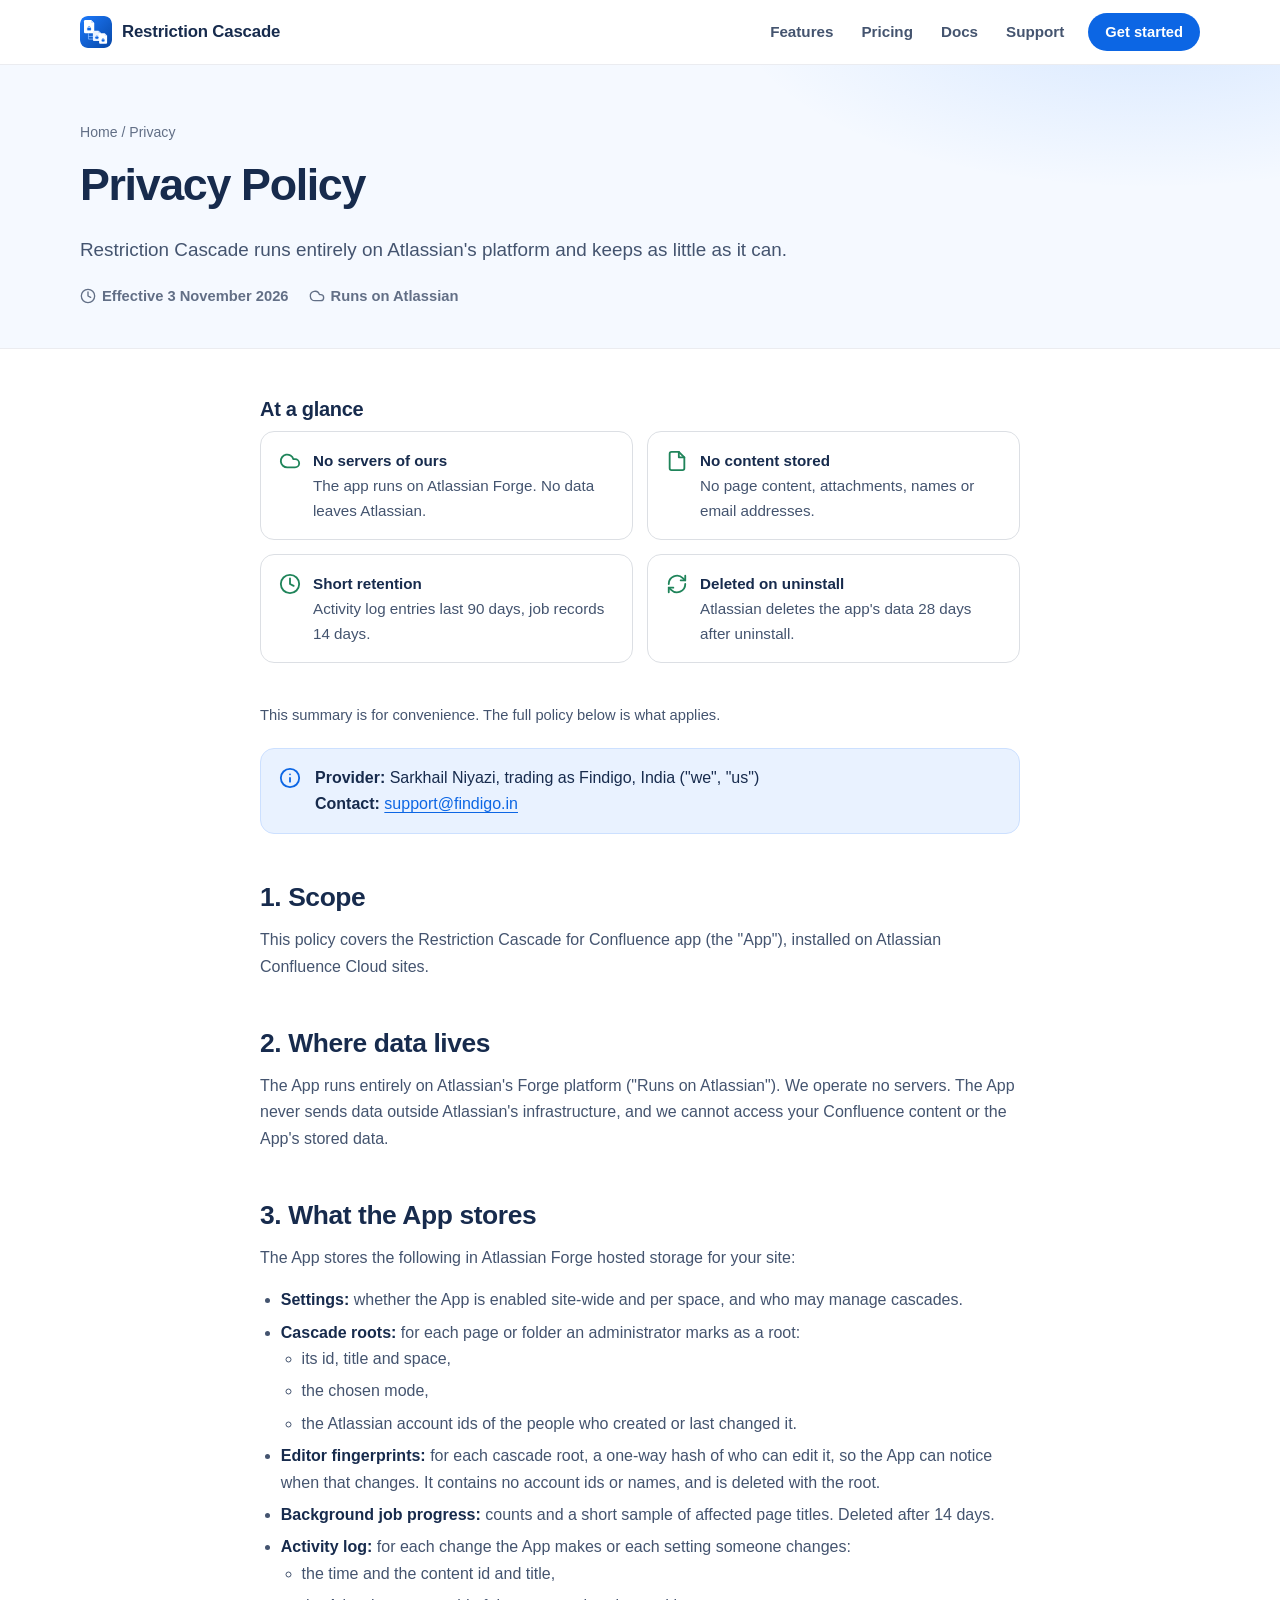
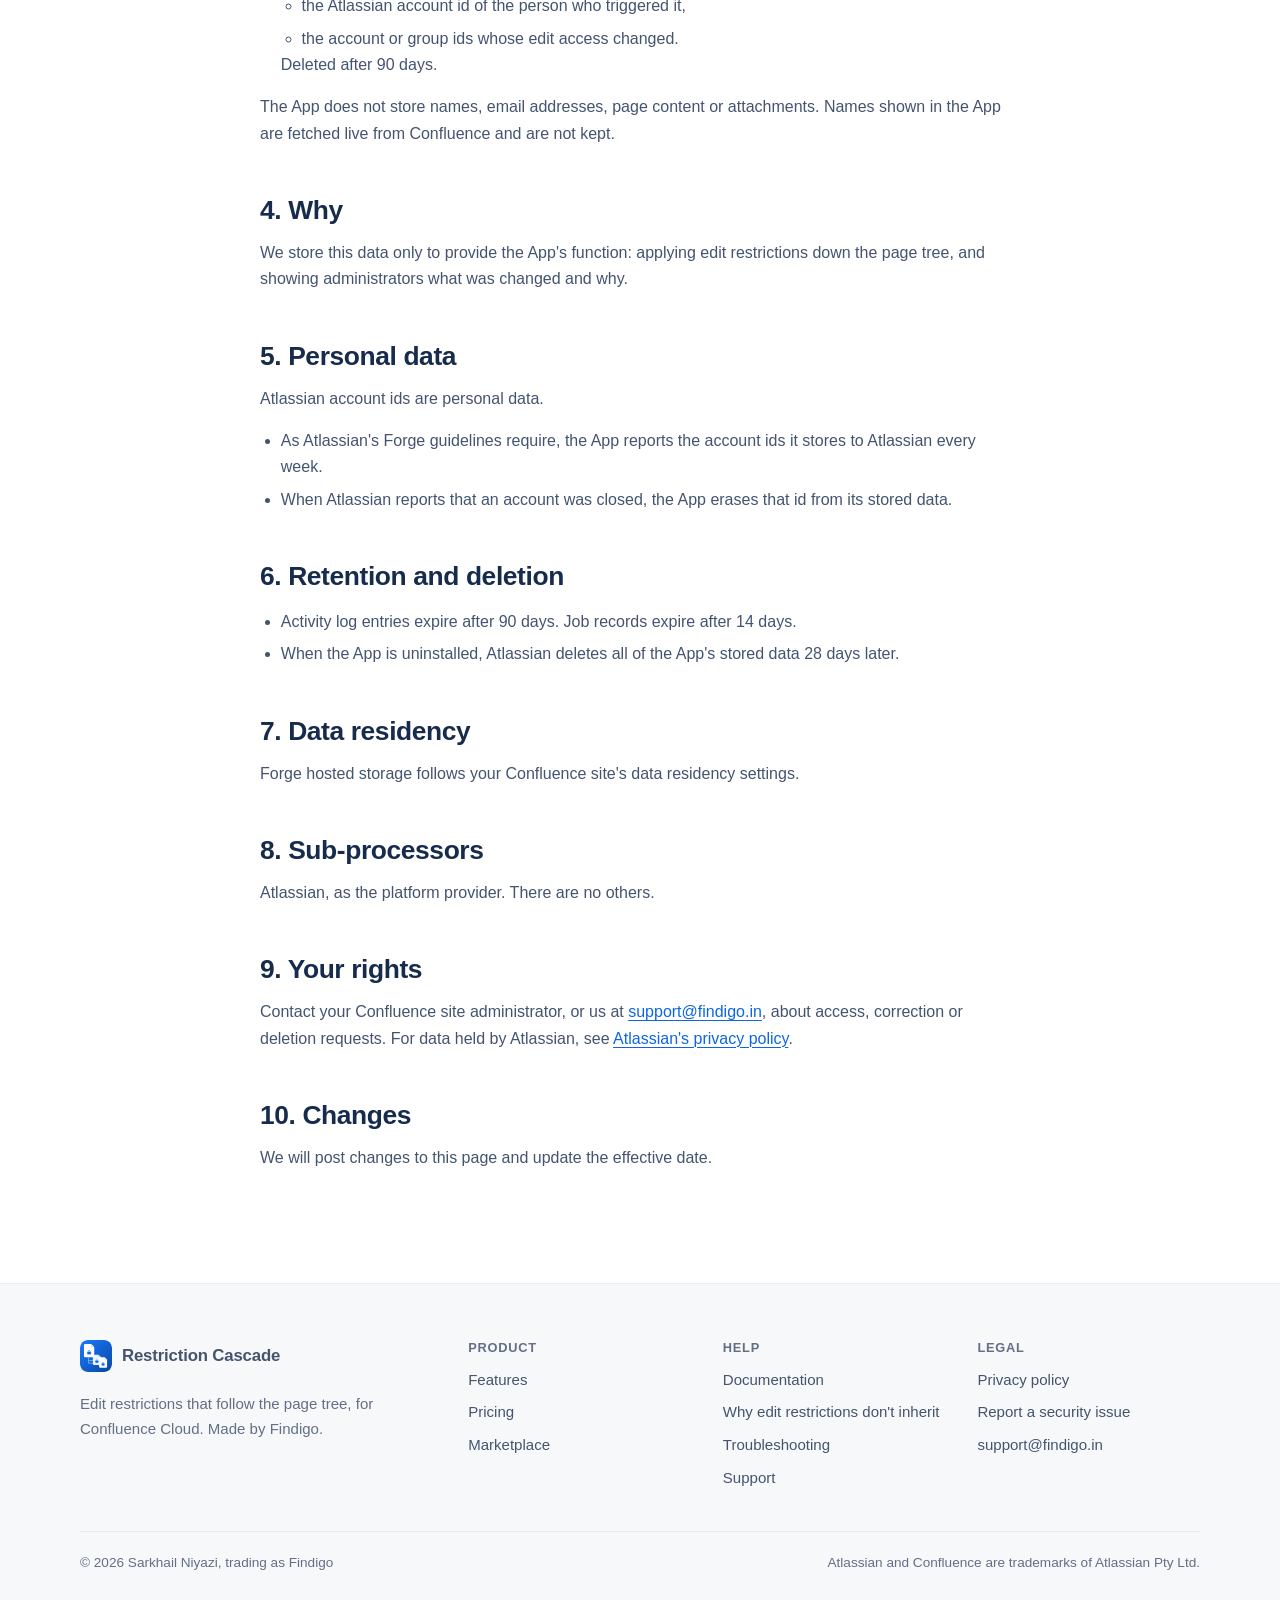
<file: privacy/index.html>
<!doctype html>
<html lang="en">
<head>
  <meta charset="utf-8">
  <meta name="viewport" content="width=device-width, initial-scale=1">
  <title>Privacy Policy · Restriction Cascade for Confluence</title>
  <meta name="description" content="Privacy policy for the Restriction Cascade for Confluence app by Findigo.">
  <link rel="canonical" href="https://cascade.findigo.in/privacy/">
  <meta name="theme-color" content="#0c66e4">
  <link rel="icon" href="/assets/img/logo.svg" type="image/svg+xml">
  <link rel="apple-touch-icon" href="/assets/img/logo-144.png">
  <link rel="stylesheet" href="/assets/style.css">
  <script src="/assets/site.js" defer></script>
</head>
<body>
  <a class="skip-link" href="#main">Skip to content</a>

  <header class="site-header">
    <div class="wrap">
      <a class="brand" href="/"><img src="/assets/img/logo.svg" alt="" width="32" height="32">Restriction Cascade</a>
      <nav class="nav" aria-label="Main">
        <a href="/#features">Features</a>
        <a href="/#pricing">Pricing</a>
        <a href="/docs/">Docs</a>
        <a href="/support/">Support</a>
        <a class="btn" href="/docs/#get-started">Get started</a>
      </nav>
      <details class="menu">
        <summary aria-label="Open menu"><svg aria-hidden="true"><use href="/assets/icons.svg#menu"/></svg></summary>
        <nav class="menu-panel" aria-label="Main">
          <a href="/#features">Features</a>
          <a href="/#pricing">Pricing</a>
          <a href="/docs/">Documentation</a>
          <a href="/support/">Support</a>
          <a href="/privacy/" aria-current="page">Privacy</a>
        </nav>
      </details>
    </div>
  </header>

  <main id="main">
    <section class="page-hero">
      <div class="wrap">
        <div class="crumbs"><a href="/">Home</a> / Privacy</div>
        <h1>Privacy Policy</h1>
        <p class="lead">Restriction Cascade runs entirely on Atlassian's platform and keeps as little as it can.</p>
        <div class="meta-line">
          <span><svg aria-hidden="true"><use href="/assets/icons.svg#clock"/></svg>Effective 3 November 2026</span>
          <span><svg aria-hidden="true"><use href="/assets/icons.svg#cloud"/></svg>Runs on Atlassian</span>
        </div>
      </div>
    </section>

    <div class="wrap page-body">
      <article class="prose">
        <h2 style="font-size: 1.25rem;">At a glance</h2>
        <div class="glance">
          <div><svg aria-hidden="true"><use href="/assets/icons.svg#cloud"/></svg><p><strong>No servers of ours</strong>The app runs on Atlassian Forge. No data leaves Atlassian.</p></div>
          <div><svg aria-hidden="true"><use href="/assets/icons.svg#file"/></svg><p><strong>No content stored</strong>No page content, attachments, names or email addresses.</p></div>
          <div><svg aria-hidden="true"><use href="/assets/icons.svg#clock"/></svg><p><strong>Short retention</strong>Activity log entries last 90 days, job records 14 days.</p></div>
          <div><svg aria-hidden="true"><use href="/assets/icons.svg#refresh"/></svg><p><strong>Deleted on uninstall</strong>Atlassian deletes the app's data 28 days after uninstall.</p></div>
        </div>
        <p class="muted" style="font-size: 0.92rem;">This summary is for convenience. The full policy below is what applies.</p>

        <div class="callout">
          <svg aria-hidden="true"><use href="/assets/icons.svg#info"/></svg>
          <p>
            <strong>Provider:</strong> Sarkhail Niyazi, trading as Findigo, India ("we", "us")<br>
            <strong>Contact:</strong> <a href="mailto:support@findigo.in">support@findigo.in</a>
          </p>
        </div>

        <h2 id="scope">1. Scope</h2>
        <p>This policy covers the Restriction Cascade for Confluence app (the "App"), installed on Atlassian Confluence Cloud sites.</p>

        <h2 id="where">2. Where data lives</h2>
        <p>
          The App runs entirely on Atlassian's Forge platform ("Runs on Atlassian"). We operate no servers. The App never sends data
          outside Atlassian's infrastructure, and we cannot access your Confluence content or the App's stored data.
        </p>

        <h2 id="stored">3. What the App stores</h2>
        <p>The App stores the following in Atlassian Forge hosted storage for your site:</p>
        <ul>
          <li><strong>Settings:</strong> whether the App is enabled site-wide and per space, and who may manage cascades.</li>
          <li>
            <strong>Cascade roots:</strong> for each page or folder an administrator marks as a root:
            <ul>
              <li>its id, title and space,</li>
              <li>the chosen mode,</li>
              <li>the Atlassian account ids of the people who created or last changed it.</li>
            </ul>
          </li>
          <li>
            <strong>Editor fingerprints:</strong> for each cascade root, a one-way hash of who can edit it, so the App can notice when that
            changes. It contains no account ids or names, and is deleted with the root.
          </li>
          <li><strong>Background job progress:</strong> counts and a short sample of affected page titles. Deleted after 14 days.</li>
          <li>
            <strong>Activity log:</strong> for each change the App makes or each setting someone changes:
            <ul>
              <li>the time and the content id and title,</li>
              <li>the Atlassian account id of the person who triggered it,</li>
              <li>the account or group ids whose edit access changed.</li>
            </ul>
            Deleted after 90 days.
          </li>
        </ul>
        <p>
          The App does not store names, email addresses, page content or attachments. Names shown in the App are fetched live from
          Confluence and are not kept.
        </p>

        <h2 id="why">4. Why</h2>
        <p>
          We store this data only to provide the App's function: applying edit restrictions down the page tree, and showing administrators
          what was changed and why.
        </p>

        <h2 id="personal-data">5. Personal data</h2>
        <p>Atlassian account ids are personal data.</p>
        <ul>
          <li>As Atlassian's Forge guidelines require, the App reports the account ids it stores to Atlassian every week.</li>
          <li>When Atlassian reports that an account was closed, the App erases that id from its stored data.</li>
        </ul>

        <h2 id="retention">6. Retention and deletion</h2>
        <ul>
          <li>Activity log entries expire after 90 days. Job records expire after 14 days.</li>
          <li>When the App is uninstalled, Atlassian deletes all of the App's stored data 28 days later.</li>
        </ul>

        <h2 id="residency">7. Data residency</h2>
        <p>Forge hosted storage follows your Confluence site's data residency settings.</p>

        <h2 id="sub-processors">8. Sub-processors</h2>
        <p>Atlassian, as the platform provider. There are no others.</p>

        <h2 id="rights">9. Your rights</h2>
        <p>
          Contact your Confluence site administrator, or us at <a href="mailto:support@findigo.in">support@findigo.in</a>, about access,
          correction or deletion requests. For data held by Atlassian, see
          <a href="https://www.atlassian.com/legal/privacy-policy">Atlassian's privacy policy</a>.
        </p>

        <h2 id="changes">10. Changes</h2>
        <p>We will post changes to this page and update the effective date.</p>
      </article>
    </div>
  </main>

  <footer class="site-footer">
    <div class="wrap">
      <div class="footer-grid">
        <div class="footer-about">
          <a class="brand" href="/"><img src="/assets/img/logo.svg" alt="" width="32" height="32">Restriction Cascade</a>
          <p>Edit restrictions that follow the page tree, for Confluence Cloud. Made by Findigo.</p>
        </div>
        <div>
          <h4>Product</h4>
          <ul>
            <li><a href="/#features">Features</a></li>
            <li><a href="/#pricing">Pricing</a></li>
            <li><a href="https://marketplace.atlassian.com/apps/2555148350">Marketplace</a></li>
          </ul>
        </div>
        <div>
          <h4>Help</h4>
          <ul>
            <li><a href="/docs/">Documentation</a></li>
            <li><a href="/guides/inherit-edit-restrictions/">Why edit restrictions don't inherit</a></li>
            <li><a href="/docs/#troubleshooting">Troubleshooting</a></li>
            <li><a href="/support/">Support</a></li>
          </ul>
        </div>
        <div>
          <h4>Legal</h4>
          <ul>
            <li><a href="/privacy/">Privacy policy</a></li>
            <li><a href="/support/#security">Report a security issue</a></li>
            <li><a href="mailto:support@findigo.in">support@findigo.in</a></li>
          </ul>
        </div>
      </div>
      <div class="footer-legal">
        <span>© 2026 Sarkhail Niyazi, trading as Findigo</span>
        <span>Atlassian and Confluence are trademarks of Atlassian Pty Ltd.</span>
      </div>
    </div>
  </footer>
</body>
</html>
</file>
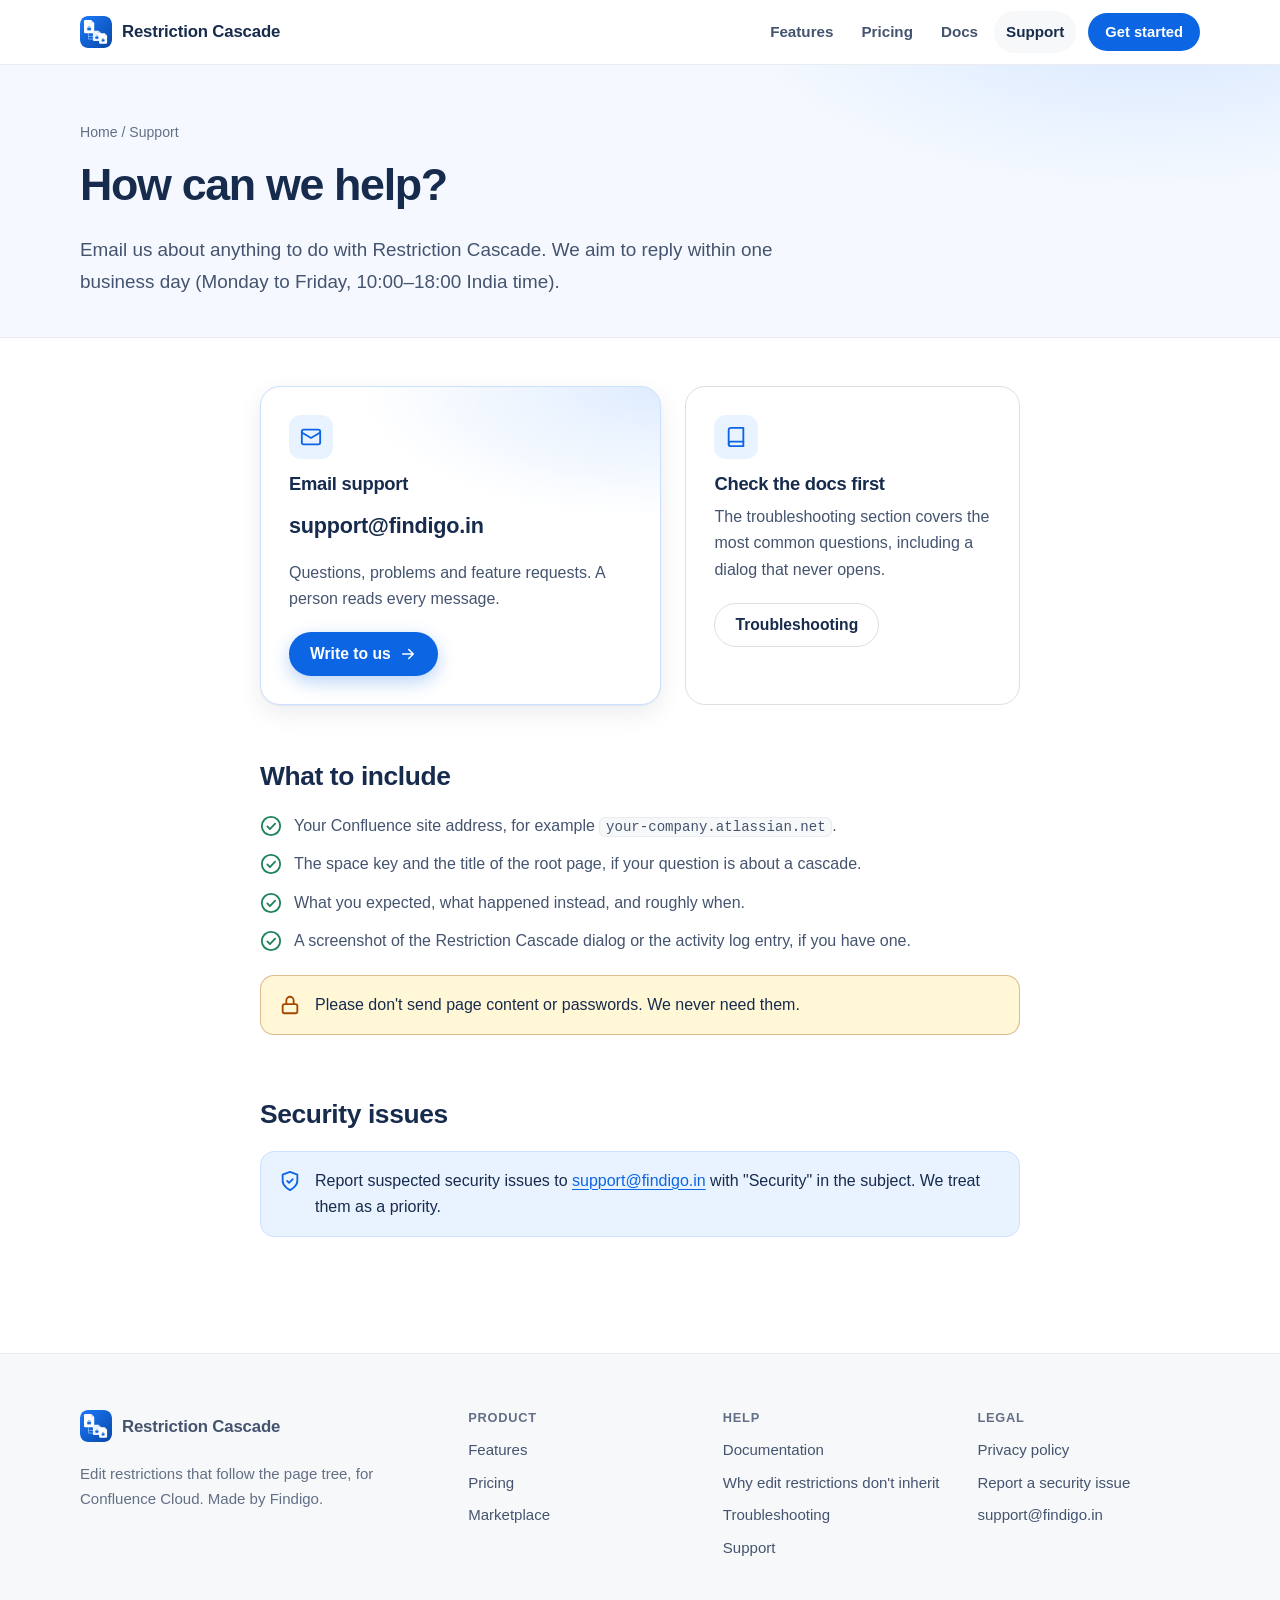
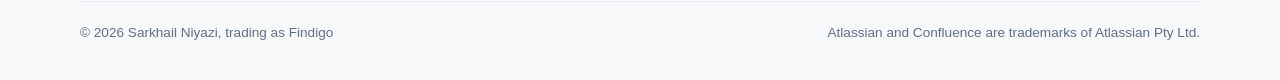
<file: support/index.html>
<!doctype html>
<html lang="en">
<head>
  <meta charset="utf-8">
  <meta name="viewport" content="width=device-width, initial-scale=1">
  <title>Support · Restriction Cascade for Confluence</title>
  <meta name="description" content="Get help with Restriction Cascade for Confluence. Email support@findigo.in.">
  <link rel="canonical" href="https://cascade.findigo.in/support/">
  <meta name="theme-color" content="#0c66e4">
  <link rel="icon" href="/assets/img/logo.svg" type="image/svg+xml">
  <link rel="apple-touch-icon" href="/assets/img/logo-144.png">
  <link rel="stylesheet" href="/assets/style.css">
  <script src="/assets/site.js" defer></script>
</head>
<body>
  <a class="skip-link" href="#main">Skip to content</a>

  <header class="site-header">
    <div class="wrap">
      <a class="brand" href="/"><img src="/assets/img/logo.svg" alt="" width="32" height="32">Restriction Cascade</a>
      <nav class="nav" aria-label="Main">
        <a href="/#features">Features</a>
        <a href="/#pricing">Pricing</a>
        <a href="/docs/">Docs</a>
        <a href="/support/" aria-current="page">Support</a>
        <a class="btn" href="/docs/#get-started">Get started</a>
      </nav>
      <details class="menu">
        <summary aria-label="Open menu"><svg aria-hidden="true"><use href="/assets/icons.svg#menu"/></svg></summary>
        <nav class="menu-panel" aria-label="Main">
          <a href="/#features">Features</a>
          <a href="/#pricing">Pricing</a>
          <a href="/docs/">Documentation</a>
          <a href="/support/" aria-current="page">Support</a>
          <a href="/privacy/">Privacy</a>
        </nav>
      </details>
    </div>
  </header>

  <main id="main">
    <section class="page-hero">
      <div class="wrap">
        <div class="crumbs"><a href="/">Home</a> / Support</div>
        <h1>How can we help?</h1>
        <p class="lead">Email us about anything to do with Restriction Cascade. We aim to reply within one business day (Monday to Friday, 10:00–18:00 India time).</p>
      </div>
    </section>

    <div class="wrap page-body">
      <div class="contact-grid">
        <div class="contact-card primary">
          <span class="icon"><svg aria-hidden="true"><use href="/assets/icons.svg#mail"/></svg></span>
          <h3>Email support</h3>
          <a class="email" href="mailto:support@findigo.in">support@findigo.in</a>
          <p>Questions, problems and feature requests. A person reads every message.</p>
          <a class="btn btn-primary" href="mailto:support@findigo.in?subject=Restriction%20Cascade%20support">Write to us <svg aria-hidden="true"><use href="/assets/icons.svg#arrow-right"/></svg></a>
        </div>
        <div class="contact-card">
          <span class="icon"><svg aria-hidden="true"><use href="/assets/icons.svg#book"/></svg></span>
          <h3>Check the docs first</h3>
          <p>The troubleshooting section covers the most common questions, including a dialog that never opens.</p>
          <a class="btn btn-ghost" href="/docs/#troubleshooting">Troubleshooting</a>
        </div>
      </div>

      <article class="prose">
        <section id="include">
          <h2>What to include</h2>
          <ul class="checks">
            <li><svg aria-hidden="true"><use href="/assets/icons.svg#check-circle"/></svg><span>Your Confluence site address, for example <code>your-company.atlassian.net</code>.</span></li>
            <li><svg aria-hidden="true"><use href="/assets/icons.svg#check-circle"/></svg><span>The space key and the title of the root page, if your question is about a cascade.</span></li>
            <li><svg aria-hidden="true"><use href="/assets/icons.svg#check-circle"/></svg><span>What you expected, what happened instead, and roughly when.</span></li>
            <li><svg aria-hidden="true"><use href="/assets/icons.svg#check-circle"/></svg><span>A screenshot of the Restriction Cascade dialog or the activity log entry, if you have one.</span></li>
          </ul>
          <div class="callout warn">
            <svg aria-hidden="true"><use href="/assets/icons.svg#lock"/></svg>
            <p>Please don't send page content or passwords. We never need them.</p>
          </div>
        </section>

        <section id="security">
          <h2>Security issues</h2>
          <div class="callout">
            <svg aria-hidden="true"><use href="/assets/icons.svg#shield"/></svg>
            <p>
              Report suspected security issues to <a href="mailto:support@findigo.in?subject=Security">support@findigo.in</a> with
              "Security" in the subject. We treat them as a priority.
            </p>
          </div>
        </section>
      </article>
    </div>
  </main>

  <footer class="site-footer">
    <div class="wrap">
      <div class="footer-grid">
        <div class="footer-about">
          <a class="brand" href="/"><img src="/assets/img/logo.svg" alt="" width="32" height="32">Restriction Cascade</a>
          <p>Edit restrictions that follow the page tree, for Confluence Cloud. Made by Findigo.</p>
        </div>
        <div>
          <h4>Product</h4>
          <ul>
            <li><a href="/#features">Features</a></li>
            <li><a href="/#pricing">Pricing</a></li>
            <li><a href="https://marketplace.atlassian.com/apps/2555148350">Marketplace</a></li>
          </ul>
        </div>
        <div>
          <h4>Help</h4>
          <ul>
            <li><a href="/docs/">Documentation</a></li>
            <li><a href="/guides/inherit-edit-restrictions/">Why edit restrictions don't inherit</a></li>
            <li><a href="/docs/#troubleshooting">Troubleshooting</a></li>
            <li><a href="/support/">Support</a></li>
          </ul>
        </div>
        <div>
          <h4>Legal</h4>
          <ul>
            <li><a href="/privacy/">Privacy policy</a></li>
            <li><a href="/support/#security">Report a security issue</a></li>
            <li><a href="mailto:support@findigo.in">support@findigo.in</a></li>
          </ul>
        </div>
      </div>
      <div class="footer-legal">
        <span>© 2026 Sarkhail Niyazi, trading as Findigo</span>
        <span>Atlassian and Confluence are trademarks of Atlassian Pty Ltd.</span>
      </div>
    </div>
  </footer>
</body>
</html>
</file>
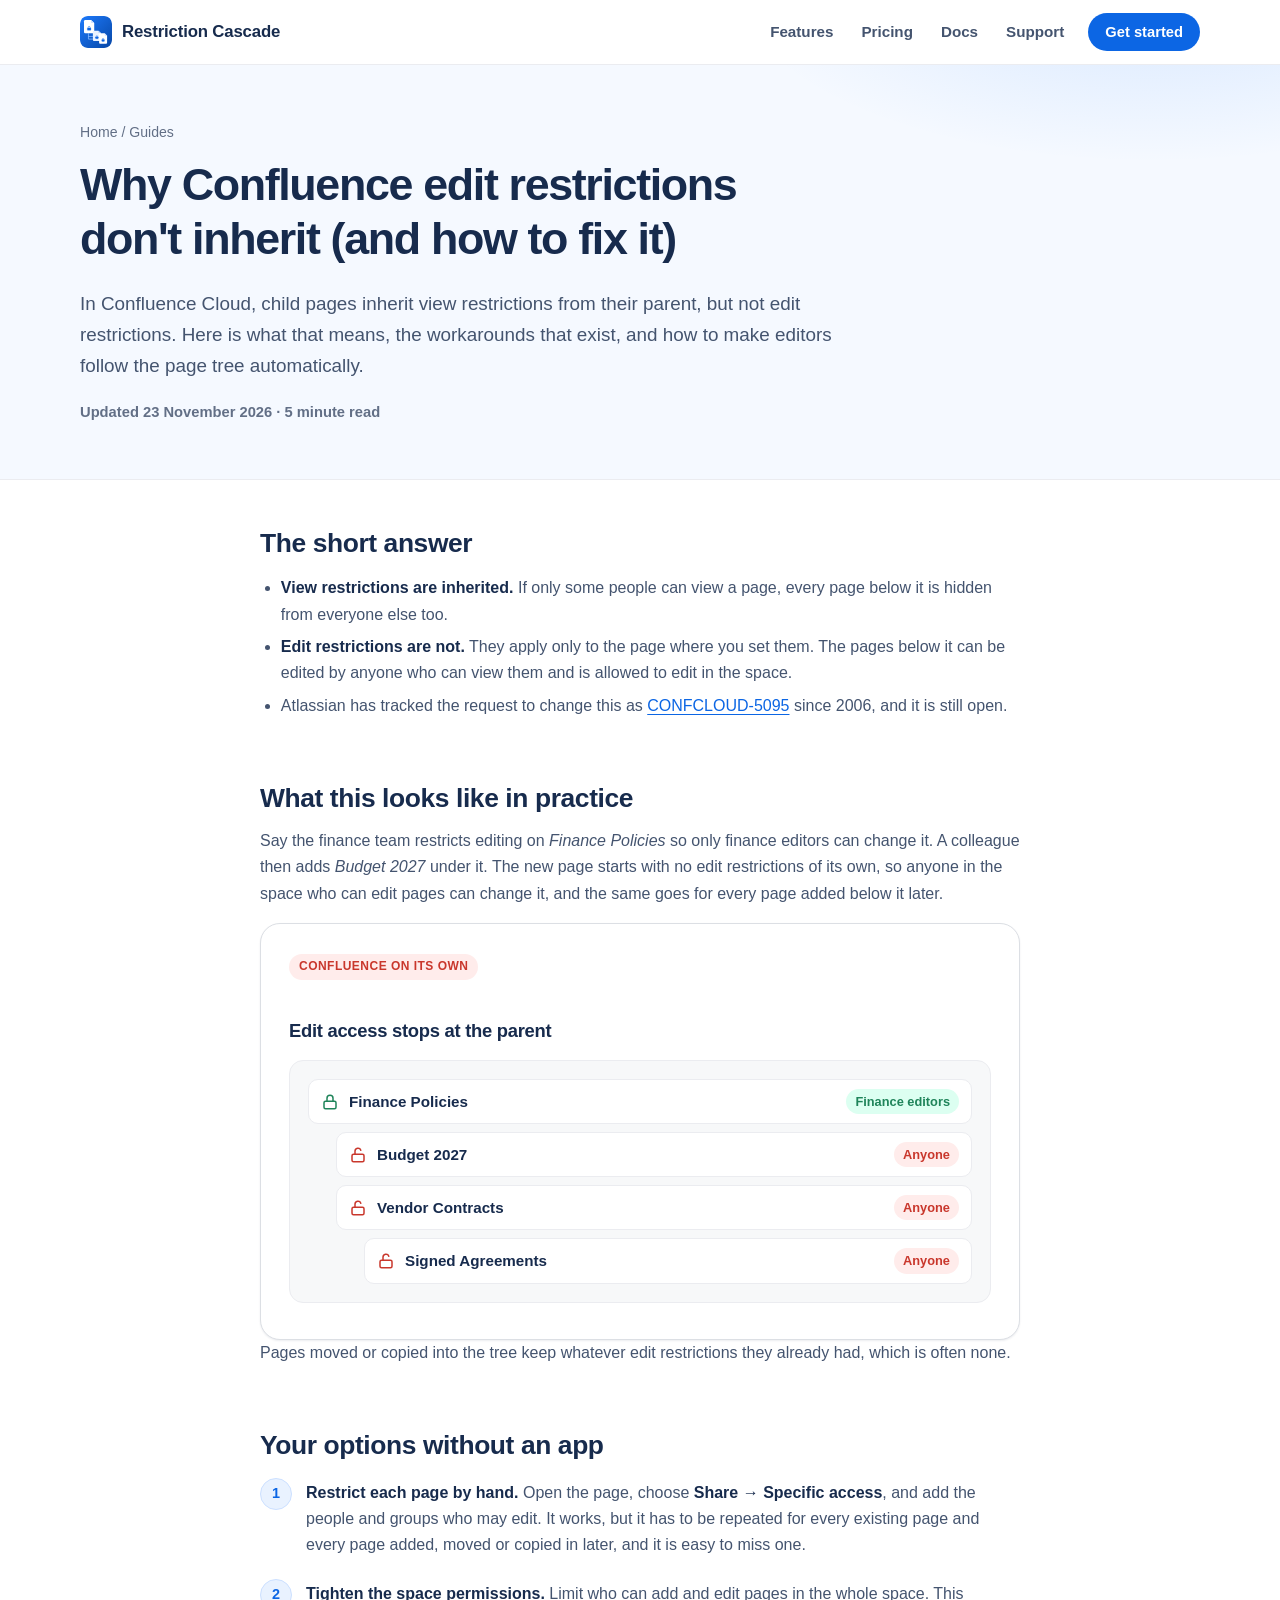
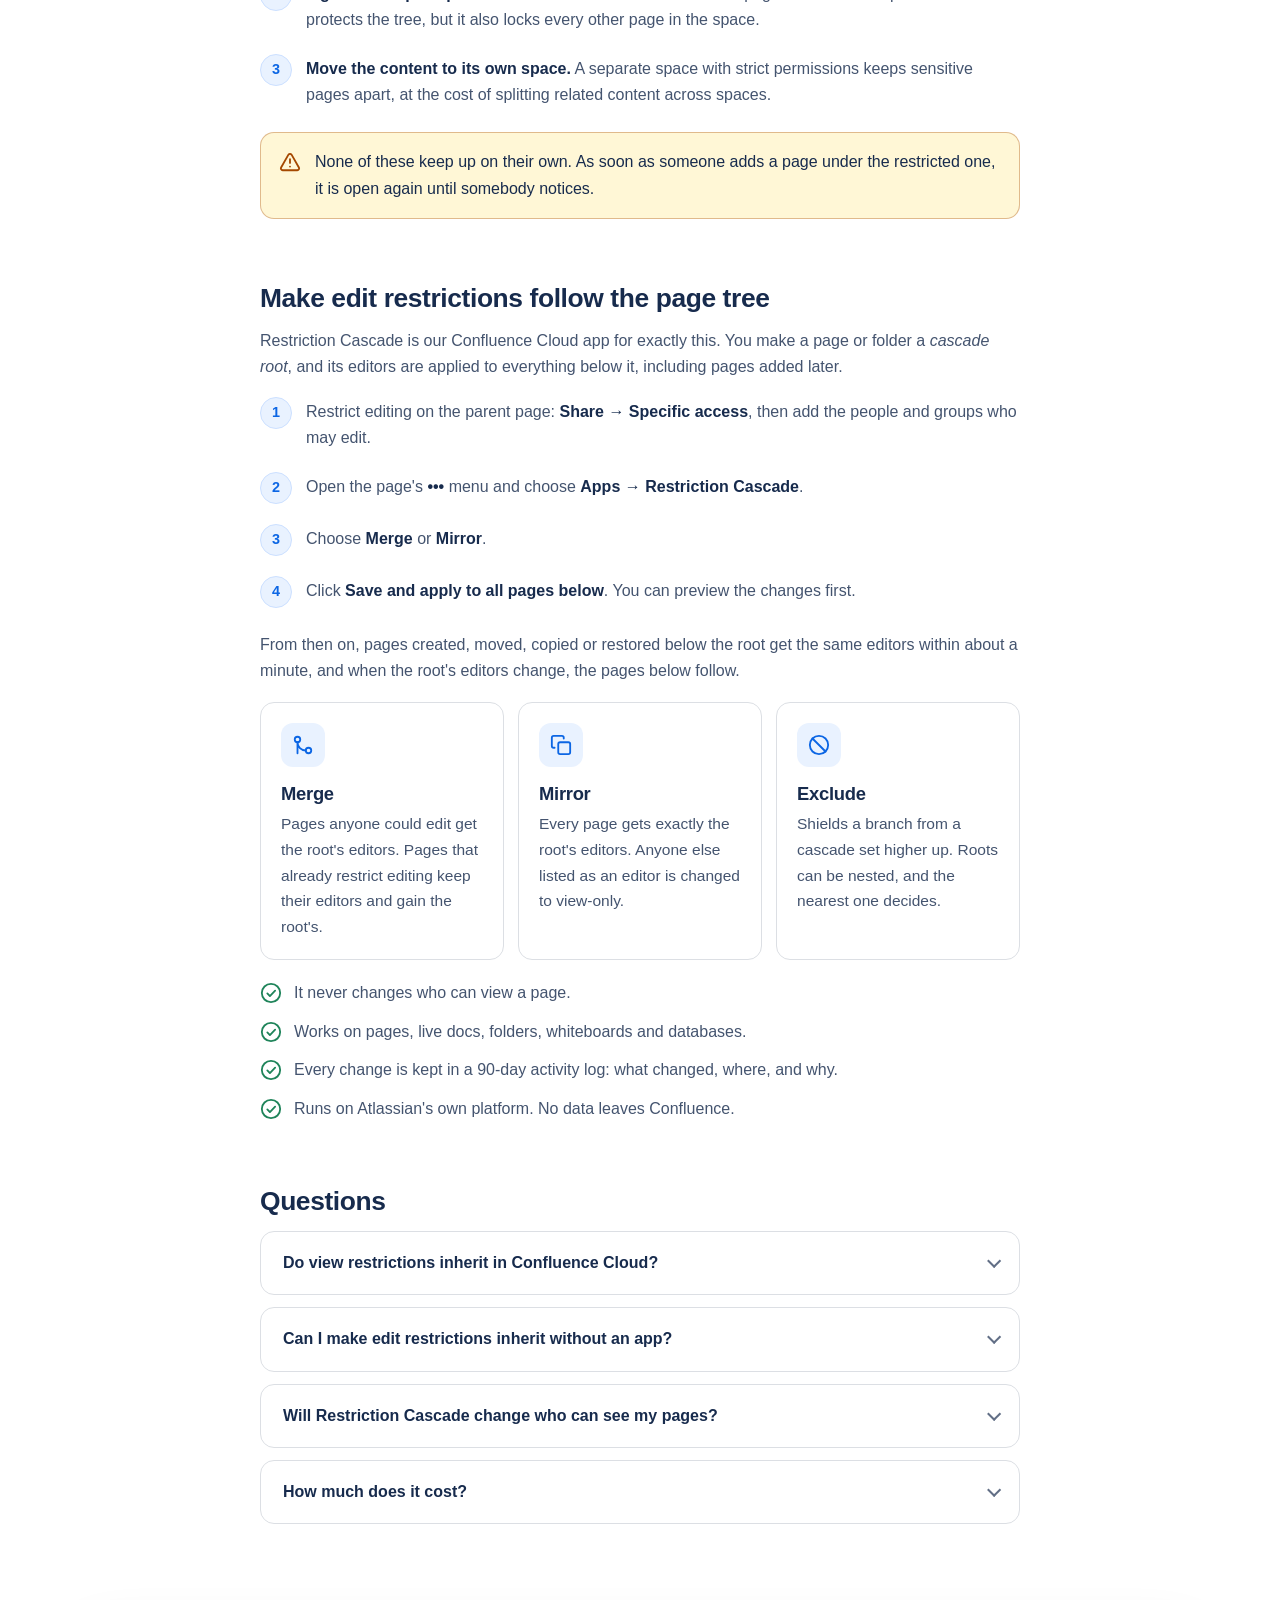
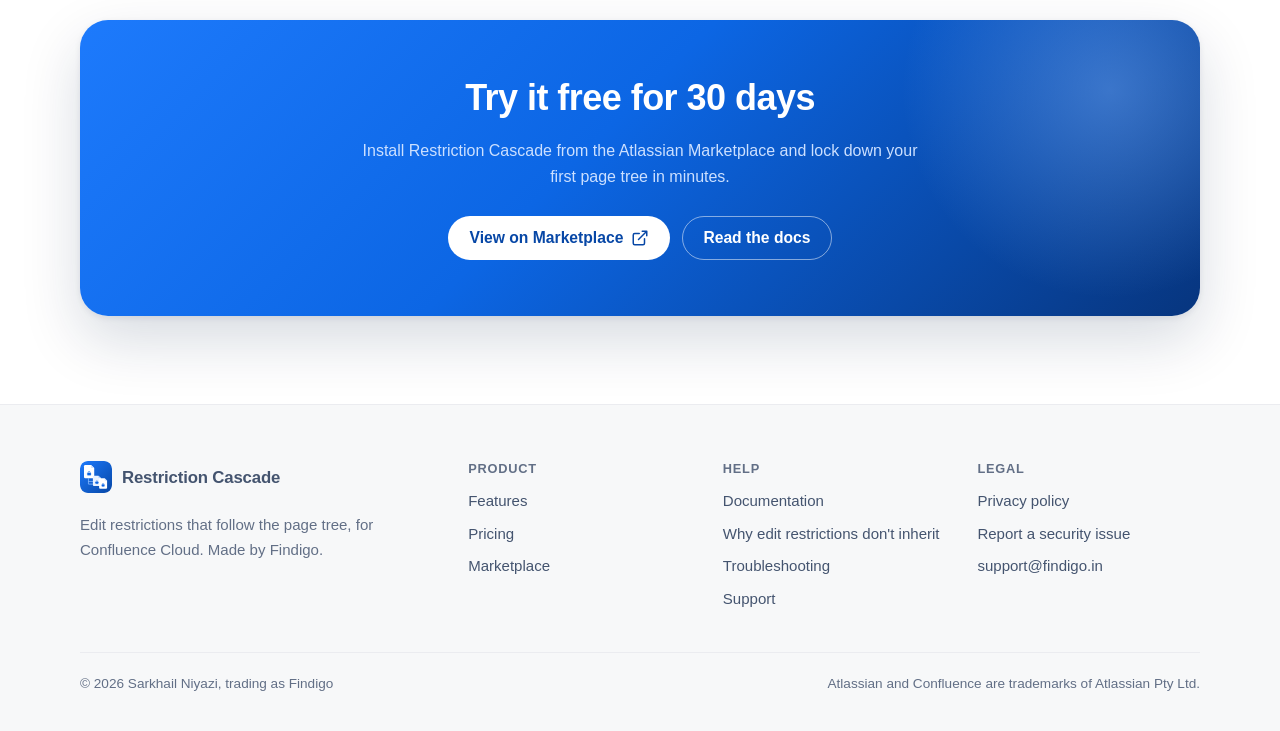
<file: guides/inherit-edit-restrictions/index.html>
<!doctype html>
<html lang="en">
<head>
  <meta charset="utf-8">
  <meta name="viewport" content="width=device-width, initial-scale=1">
  <title>Why Confluence edit restrictions don't inherit (and how to fix it)</title>
  <meta name="description" content="Confluence Cloud passes view restrictions down to child pages, but not edit restrictions. What that means, the workarounds, and how to make editors follow the page tree automatically.">
  <link rel="canonical" href="https://cascade.findigo.in/guides/inherit-edit-restrictions/">
  <meta name="theme-color" content="#0c66e4">
  <meta property="og:type" content="article">
  <meta property="og:title" content="Why Confluence edit restrictions don't inherit (and how to fix it)">
  <meta property="og:description" content="Child pages inherit view restrictions in Confluence Cloud, but not edit restrictions. Here is what to do about it.">
  <meta property="og:url" content="https://cascade.findigo.in/guides/inherit-edit-restrictions/">
  <meta property="og:image" content="https://cascade.findigo.in/assets/img/og.png">
  <meta name="twitter:card" content="summary_large_image">
  <link rel="icon" href="/assets/img/logo.svg" type="image/svg+xml">
  <link rel="apple-touch-icon" href="/assets/img/logo-144.png">
  <link rel="stylesheet" href="/assets/style.css">
  <script src="/assets/site.js" defer></script>
  <script type="application/ld+json">
  {
    "@context": "https://schema.org",
    "@type": "Article",
    "headline": "Why Confluence edit restrictions don't inherit (and how to fix it)",
    "description": "Confluence Cloud passes view restrictions down to child pages, but not edit restrictions. What that means, the workarounds, and how to make editors follow the page tree automatically.",
    "image": "https://cascade.findigo.in/assets/img/og.png",
    "datePublished": "2026-11-23",
    "dateModified": "2026-11-23",
    "mainEntityOfPage": "https://cascade.findigo.in/guides/inherit-edit-restrictions/",
    "author": { "@type": "Organization", "name": "Findigo", "url": "https://cascade.findigo.in/" },
    "publisher": { "@type": "Organization", "name": "Findigo", "url": "https://cascade.findigo.in/" }
  }
  </script>
</head>
<body>
  <a class="skip-link" href="#main">Skip to content</a>

  <header class="site-header">
    <div class="wrap">
      <a class="brand" href="/"><img src="/assets/img/logo.svg" alt="" width="32" height="32">Restriction Cascade</a>
      <nav class="nav" aria-label="Main">
        <a href="/#features">Features</a>
        <a href="/#pricing">Pricing</a>
        <a href="/docs/">Docs</a>
        <a href="/support/">Support</a>
        <a class="btn" href="/docs/#get-started">Get started</a>
      </nav>
      <details class="menu">
        <summary aria-label="Open menu"><svg aria-hidden="true"><use href="/assets/icons.svg#menu"/></svg></summary>
        <nav class="menu-panel" aria-label="Main">
          <a href="/#features">Features</a>
          <a href="/#pricing">Pricing</a>
          <a href="/docs/">Documentation</a>
          <a href="/support/">Support</a>
          <a href="/privacy/">Privacy</a>
        </nav>
      </details>
    </div>
  </header>

  <main id="main">
    <section class="page-hero">
      <div class="wrap">
        <div class="crumbs"><a href="/">Home</a> / Guides</div>
        <h1>Why Confluence edit restrictions don't inherit (and how to fix it)</h1>
        <p class="lead">
          In Confluence Cloud, child pages inherit view restrictions from their parent, but not edit restrictions. Here is what that means,
          the workarounds that exist, and how to make editors follow the page tree automatically.
        </p>
        <p class="meta-line">Updated 23 November 2026 · 5 minute read</p>
      </div>
    </section>

    <div class="wrap page-body">
      <article class="prose">
        <section id="short-answer">
          <h2>The short answer</h2>
          <ul>
            <li><strong>View restrictions are inherited.</strong> If only some people can view a page, every page below it is hidden from everyone else too.</li>
            <li><strong>Edit restrictions are not.</strong> They apply only to the page where you set them. The pages below it can be edited by anyone who can view them and is allowed to edit in the space.</li>
            <li>
              Atlassian has tracked the request to change this as
              <a href="https://jira.atlassian.com/browse/CONFCLOUD-5095">CONFCLOUD-5095</a> since 2006, and it is still open.
            </li>
          </ul>
        </section>

        <section id="example">
          <h2>What this looks like in practice</h2>
          <p>
            Say the finance team restricts editing on <em>Finance Policies</em> so only finance editors can change it. A colleague then adds
            <em>Budget 2027</em> under it. The new page starts with no edit restrictions of its own, so anyone in the space who can edit pages can
            change it, and the same goes for every page added below it later.
          </p>
          <div class="compare-card">
            <span class="tag tag-bad">Confluence on its own</span>
            <h3>Edit access stops at the parent</h3>
            <div class="tree" aria-label="Example page tree where only the parent page restricts editing">
              <div class="tree-row"><svg class="lock-closed" aria-hidden="true"><use href="/assets/icons.svg#lock"/></svg>Finance Policies<span class="who who-locked">Finance editors</span></div>
              <div class="tree-row l1"><svg class="lock-open" aria-hidden="true"><use href="/assets/icons.svg#unlock"/></svg>Budget 2027<span class="who who-open">Anyone</span></div>
              <div class="tree-row l1"><svg class="lock-open" aria-hidden="true"><use href="/assets/icons.svg#unlock"/></svg>Vendor Contracts<span class="who who-open">Anyone</span></div>
              <div class="tree-row l2"><svg class="lock-open" aria-hidden="true"><use href="/assets/icons.svg#unlock"/></svg>Signed Agreements<span class="who who-open">Anyone</span></div>
            </div>
          </div>
          <p>Pages moved or copied into the tree keep whatever edit restrictions they already had, which is often none.</p>
        </section>

        <section id="workarounds">
          <h2>Your options without an app</h2>
          <ol class="num-steps">
            <li>
              <strong>Restrict each page by hand.</strong> Open the page, choose <strong>Share → Specific access</strong>, and add the people and
              groups who may edit. It works, but it has to be repeated for every existing page and every page added, moved or copied in later,
              and it is easy to miss one.
            </li>
            <li>
              <strong>Tighten the space permissions.</strong> Limit who can add and edit pages in the whole space. This protects the tree, but
              it also locks every other page in the space.
            </li>
            <li>
              <strong>Move the content to its own space.</strong> A separate space with strict permissions keeps sensitive pages apart, at the
              cost of splitting related content across spaces.
            </li>
          </ol>
          <div class="callout warn">
            <svg aria-hidden="true"><use href="/assets/icons.svg#alert"/></svg>
            <p>None of these keep up on their own. As soon as someone adds a page under the restricted one, it is open again until somebody notices.</p>
          </div>
        </section>

        <section id="automatic">
          <h2>Make edit restrictions follow the page tree</h2>
          <p>
            Restriction Cascade is our Confluence Cloud app for exactly this. You make a page or folder a <em>cascade root</em>, and its editors
            are applied to everything below it, including pages added later.
          </p>
          <ol class="num-steps">
            <li>Restrict editing on the parent page: <strong>Share → Specific access</strong>, then add the people and groups who may edit.</li>
            <li>Open the page's <strong>•••</strong> menu and choose <strong>Apps → Restriction Cascade</strong>.</li>
            <li>Choose <strong>Merge</strong> or <strong>Mirror</strong>.</li>
            <li>Click <strong>Save and apply to all pages below</strong>. You can preview the changes first.</li>
          </ol>
          <p>
            From then on, pages created, moved, copied or restored below the root get the same editors within about a minute, and when the root's
            editors change, the pages below follow.
          </p>
          <div class="mode-grid">
            <div class="card">
              <span class="icon"><svg aria-hidden="true"><use href="/assets/icons.svg#merge"/></svg></span>
              <h3>Merge</h3>
              <p>Pages anyone could edit get the root's editors. Pages that already restrict editing keep their editors and gain the root's.</p>
            </div>
            <div class="card">
              <span class="icon"><svg aria-hidden="true"><use href="/assets/icons.svg#mirror"/></svg></span>
              <h3>Mirror</h3>
              <p>Every page gets exactly the root's editors. Anyone else listed as an editor is changed to view-only.</p>
            </div>
            <div class="card">
              <span class="icon"><svg aria-hidden="true"><use href="/assets/icons.svg#exclude"/></svg></span>
              <h3>Exclude</h3>
              <p>Shields a branch from a cascade set higher up. Roots can be nested, and the nearest one decides.</p>
            </div>
          </div>
          <ul class="checks">
            <li><svg aria-hidden="true"><use href="/assets/icons.svg#check-circle"/></svg><span>It never changes who can view a page.</span></li>
            <li><svg aria-hidden="true"><use href="/assets/icons.svg#check-circle"/></svg><span>Works on pages, live docs, folders, whiteboards and databases.</span></li>
            <li><svg aria-hidden="true"><use href="/assets/icons.svg#check-circle"/></svg><span>Every change is kept in a 90-day activity log: what changed, where, and why.</span></li>
            <li><svg aria-hidden="true"><use href="/assets/icons.svg#check-circle"/></svg><span>Runs on Atlassian's own platform. No data leaves Confluence.</span></li>
          </ul>
        </section>

        <section id="questions">
          <h2>Questions</h2>
          <div class="faq">
            <details>
              <summary>Do view restrictions inherit in Confluence Cloud?</summary>
              <p>Yes. If a page can only be viewed by some people, the pages below it are hidden from everyone else as well.</p>
            </details>
            <details>
              <summary>Can I make edit restrictions inherit without an app?</summary>
              <p>Not automatically. You can restrict editing page by page, or limit who can edit in the whole space, but neither follows the page tree as it changes.</p>
            </details>
            <details>
              <summary>Will Restriction Cascade change who can see my pages?</summary>
              <p>No. It only grants or removes edit access, and it only gives edit access to people who can already view the page.</p>
            </details>
            <details>
              <summary>How much does it cost?</summary>
              <p>$5 a month for up to 10 users, then per user. See <a href="/#pricing">pricing</a>. Every Marketplace app comes with a 30-day free trial.</p>
            </details>
          </div>
        </section>
      </article>
    </div>

    <section class="section" style="padding-top: 0;">
      <div class="wrap">
        <div class="cta-band">
          <h2>Try it free for 30 days</h2>
          <p>Install Restriction Cascade from the Atlassian Marketplace and lock down your first page tree in minutes.</p>
          <div class="cta-row">
            <a class="btn btn-primary" href="https://marketplace.atlassian.com/apps/2555148350">View on Marketplace <svg aria-hidden="true"><use href="/assets/icons.svg#external"/></svg></a>
            <a class="btn btn-ghost" href="/docs/#get-started">Read the docs</a>
          </div>
        </div>
      </div>
    </section>
  </main>

  <footer class="site-footer">
    <div class="wrap">
      <div class="footer-grid">
        <div class="footer-about">
          <a class="brand" href="/"><img src="/assets/img/logo.svg" alt="" width="32" height="32">Restriction Cascade</a>
          <p>Edit restrictions that follow the page tree, for Confluence Cloud. Made by Findigo.</p>
        </div>
        <div>
          <h4>Product</h4>
          <ul>
            <li><a href="/#features">Features</a></li>
            <li><a href="/#pricing">Pricing</a></li>
            <li><a href="https://marketplace.atlassian.com/apps/2555148350">Marketplace</a></li>
          </ul>
        </div>
        <div>
          <h4>Help</h4>
          <ul>
            <li><a href="/docs/">Documentation</a></li>
            <li><a href="/guides/inherit-edit-restrictions/">Why edit restrictions don't inherit</a></li>
            <li><a href="/docs/#troubleshooting">Troubleshooting</a></li>
            <li><a href="/support/">Support</a></li>
          </ul>
        </div>
        <div>
          <h4>Legal</h4>
          <ul>
            <li><a href="/privacy/">Privacy policy</a></li>
            <li><a href="/support/#security">Report a security issue</a></li>
            <li><a href="mailto:support@findigo.in">support@findigo.in</a></li>
          </ul>
        </div>
      </div>
      <div class="footer-legal">
        <span>© 2026 Sarkhail Niyazi, trading as Findigo</span>
        <span>Atlassian and Confluence are trademarks of Atlassian Pty Ltd.</span>
      </div>
    </div>
  </footer>
</body>
</html>
</file>
<file: assets/style.css>
/* Restriction Cascade site. One stylesheet, light and dark, no external requests. */

:root {
  --brand: #0c66e4;
  --brand-strong: #0747a6;
  --brand-ink: #ffffff;
  --brand-soft: #e9f2ff;
  --brand-line: #cce0ff;

  --ink: #172b4d;
  --ink-2: #44546f;
  --muted: #626f86;
  --line: #dcdfe4;
  --line-soft: #ebecf0;

  --bg: #ffffff;
  --bg-soft: #f7f8f9;
  --bg-tint: #f5f9ff;
  --card: #ffffff;

  --ok: #1f845a;
  --ok-soft: #dcfff1;
  --warn: #a54800;
  --warn-soft: #fff7d6;
  --danger: #c9372c;
  --danger-soft: #ffeceb;

  --shadow-sm: 0 1px 2px rgba(9, 30, 66, 0.08);
  --shadow: 0 1px 2px rgba(9, 30, 66, 0.06), 0 8px 24px rgba(9, 30, 66, 0.08);
  --shadow-lg: 0 2px 6px rgba(9, 30, 66, 0.08), 0 24px 60px rgba(9, 30, 66, 0.16);

  --radius-sm: 8px;
  --radius: 14px;
  --radius-lg: 20px;

  --wrap: 1160px;
  --header-h: 64px;

  color-scheme: light;
}

@media (prefers-color-scheme: dark) {
  :root {
    --brand: #579dff;
    --brand-strong: #85b8ff;
    --brand-ink: #0b1a33;
    --brand-soft: rgba(87, 157, 255, 0.12);
    --brand-line: rgba(87, 157, 255, 0.35);

    --ink: #e6ebf1;
    --ink-2: #b6c2cf;
    --muted: #8c9bab;
    --line: #2c333a;
    --line-soft: #22272b;

    --bg: #0e1215;
    --bg-soft: #14181c;
    --bg-tint: #111925;
    --card: #161a1d;

    --ok: #4bce97;
    --ok-soft: rgba(75, 206, 151, 0.12);
    --warn: #f5cd47;
    --warn-soft: rgba(245, 205, 71, 0.12);
    --danger: #f87168;
    --danger-soft: rgba(248, 113, 104, 0.12);

    --shadow-sm: 0 1px 2px rgba(0, 0, 0, 0.4);
    --shadow: 0 1px 2px rgba(0, 0, 0, 0.35), 0 8px 24px rgba(0, 0, 0, 0.35);
    --shadow-lg: 0 2px 6px rgba(0, 0, 0, 0.4), 0 24px 60px rgba(0, 0, 0, 0.5);

    color-scheme: dark;
  }
}

/* ---------- Base ---------- */

*,
*::before,
*::after {
  box-sizing: border-box;
}

html {
  -webkit-text-size-adjust: 100%;
  scroll-behavior: smooth;
  scroll-padding-top: calc(var(--header-h) + 16px);
}

@media (prefers-reduced-motion: reduce) {
  html {
    scroll-behavior: auto;
  }
}

body {
  margin: 0;
  background: var(--bg);
  color: var(--ink);
  font: 16px/1.65 -apple-system, BlinkMacSystemFont, "Segoe UI", Roboto, "Helvetica Neue", Arial, sans-serif;
  -webkit-font-smoothing: antialiased;
  text-rendering: optimizeLegibility;
}

img,
svg {
  max-width: 100%;
}

img {
  height: auto;
  display: block;
}

a {
  color: var(--brand);
  text-decoration-thickness: 1px;
  text-underline-offset: 3px;
}

a:hover {
  color: var(--brand-strong);
}

:focus-visible {
  outline: 3px solid var(--brand);
  outline-offset: 2px;
  border-radius: 4px;
}

h1,
h2,
h3,
h4 {
  color: var(--ink);
  line-height: 1.2;
  letter-spacing: -0.015em;
  margin: 0 0 0.5em;
  text-wrap: balance;
}

h1 {
  font-size: clamp(2.1rem, 4.6vw, 3.4rem);
  font-weight: 800;
  letter-spacing: -0.03em;
}

h2 {
  font-size: clamp(1.6rem, 3vw, 2.25rem);
  font-weight: 750;
}

h3 {
  font-size: 1.15rem;
  font-weight: 700;
}

p {
  margin: 0 0 1em;
}

code,
kbd {
  font-family: ui-monospace, SFMono-Regular, Consolas, "Liberation Mono", monospace;
  font-size: 0.88em;
}

code {
  background: var(--bg-soft);
  border: 1px solid var(--line-soft);
  border-radius: 6px;
  padding: 0.1em 0.4em;
  overflow-wrap: anywhere;
}

kbd {
  border: 1px solid var(--line);
  border-bottom-width: 2px;
  border-radius: 6px;
  padding: 0.05em 0.45em;
  background: var(--card);
}

.wrap {
  max-width: var(--wrap);
  margin: 0 auto;
  padding: 0 20px;
}

.skip-link {
  position: absolute;
  left: -9999px;
  top: 8px;
  z-index: 100;
  background: var(--brand);
  color: var(--brand-ink);
  padding: 8px 14px;
  border-radius: var(--radius-sm);
}

.skip-link:focus {
  left: 12px;
}

.sr-only {
  position: absolute;
  width: 1px;
  height: 1px;
  overflow: hidden;
  clip: rect(0 0 0 0);
  white-space: nowrap;
}

/* ---------- Buttons and small parts ---------- */

.btn {
  display: inline-flex;
  align-items: center;
  justify-content: center;
  gap: 8px;
  min-height: 44px;
  padding: 0 20px;
  border-radius: 999px;
  font-weight: 650;
  font-size: 0.98rem;
  text-decoration: none;
  border: 1px solid transparent;
  transition: transform 0.15s ease, box-shadow 0.15s ease, background 0.15s ease;
  white-space: nowrap;
}

.btn:hover {
  transform: translateY(-1px);
}

.btn-primary {
  background: var(--brand);
  color: var(--brand-ink);
  box-shadow: 0 6px 18px rgba(12, 102, 228, 0.28);
}

.btn-primary:hover {
  background: var(--brand-strong);
  color: var(--brand-ink);
}

.btn-ghost {
  background: var(--card);
  color: var(--ink);
  border-color: var(--line);
}

.btn-ghost:hover {
  color: var(--ink);
  border-color: var(--brand-line);
  box-shadow: var(--shadow-sm);
}

.btn svg {
  width: 18px;
  height: 18px;
  flex: none;
}

.eyebrow {
  display: inline-flex;
  align-items: center;
  gap: 8px;
  font-size: 0.82rem;
  font-weight: 700;
  letter-spacing: 0.06em;
  text-transform: uppercase;
  color: var(--brand);
  background: var(--brand-soft);
  border: 1px solid var(--brand-line);
  padding: 4px 12px;
  border-radius: 999px;
  margin-bottom: 18px;
}

.lead {
  font-size: 1.18rem;
  color: var(--ink-2);
  max-width: 40em;
}

.muted {
  color: var(--muted);
}

.section {
  padding: 88px 0;
}

.section-tint {
  background: var(--bg-soft);
  border-top: 1px solid var(--line-soft);
  border-bottom: 1px solid var(--line-soft);
}

.section-head {
  max-width: 720px;
  margin: 0 auto 48px;
  text-align: center;
}

.section-head .lead {
  margin: 0 auto;
}

.icon {
  display: inline-grid;
  place-items: center;
  width: 44px;
  height: 44px;
  border-radius: 12px;
  background: var(--brand-soft);
  color: var(--brand);
  flex: none;
}

.icon svg {
  width: 22px;
  height: 22px;
}

/* ---------- Header ---------- */

.site-header {
  position: sticky;
  top: 0;
  z-index: 50;
  background: color-mix(in srgb, var(--bg) 82%, transparent);
  backdrop-filter: saturate(180%) blur(12px);
  -webkit-backdrop-filter: saturate(180%) blur(12px);
  border-bottom: 1px solid var(--line-soft);
}

.site-header .wrap {
  display: flex;
  align-items: center;
  gap: 24px;
  height: var(--header-h);
}

.brand {
  display: inline-flex;
  align-items: center;
  gap: 10px;
  color: var(--ink);
  font-weight: 750;
  font-size: 1.05rem;
  text-decoration: none;
  letter-spacing: -0.01em;
}

.brand:hover {
  color: var(--ink);
}

.brand img {
  width: 32px;
  height: 32px;
  border-radius: 8px;
}

.nav {
  display: flex;
  align-items: center;
  gap: 4px;
  margin-left: auto;
}

.nav a {
  color: var(--ink-2);
  text-decoration: none;
  font-weight: 550;
  font-size: 0.95rem;
  padding: 8px 12px;
  border-radius: 999px;
}

.nav a:hover,
.nav a[aria-current="page"] {
  color: var(--ink);
  background: var(--bg-soft);
}

.nav .btn {
  margin-left: 8px;
  min-height: 38px;
  padding: 0 16px;
  font-size: 0.92rem;
}

.nav .btn,
.nav .btn:hover {
  color: var(--brand-ink);
  background: var(--brand);
}

.menu {
  display: none;
  margin-left: auto;
}

.menu summary {
  list-style: none;
  cursor: pointer;
  display: grid;
  place-items: center;
  width: 42px;
  height: 42px;
  border-radius: 10px;
  border: 1px solid var(--line);
  color: var(--ink);
}

.menu summary::-webkit-details-marker {
  display: none;
}

.menu summary svg {
  width: 22px;
  height: 22px;
}

.menu-panel {
  position: absolute;
  left: 12px;
  right: 12px;
  top: calc(var(--header-h) - 4px);
  background: var(--card);
  border: 1px solid var(--line);
  border-radius: var(--radius);
  box-shadow: var(--shadow-lg);
  padding: 8px;
  display: grid;
}

.menu-panel a {
  color: var(--ink);
  text-decoration: none;
  font-weight: 600;
  padding: 12px 14px;
  border-radius: 10px;
}

.menu-panel a:hover {
  background: var(--bg-soft);
}

@media (max-width: 820px) {
  .nav {
    display: none;
  }

  .menu {
    display: block;
  }
}

/* ---------- Hero ---------- */

.hero {
  position: relative;
  overflow: hidden;
  padding: 72px 0 88px;
  background:
    radial-gradient(900px 420px at 85% -10%, rgba(29, 122, 252, 0.18), transparent 60%),
    radial-gradient(700px 380px at -10% 10%, rgba(29, 122, 252, 0.1), transparent 60%),
    var(--bg-tint);
  border-bottom: 1px solid var(--line-soft);
}

.hero::before {
  content: "";
  position: absolute;
  inset: 0;
  background-image: linear-gradient(var(--line-soft) 1px, transparent 1px), linear-gradient(90deg, var(--line-soft) 1px, transparent 1px);
  background-size: 44px 44px;
  mask-image: radial-gradient(ellipse at 70% 30%, #000 0%, transparent 65%);
  -webkit-mask-image: radial-gradient(ellipse at 70% 30%, #000 0%, transparent 65%);
  opacity: 0.6;
  pointer-events: none;
}

.hero .wrap {
  position: relative;
  display: grid;
  grid-template-columns: 1.05fr 1fr;
  gap: 56px;
  align-items: center;
}

.hero h1 span {
  background: linear-gradient(120deg, #1d7afc, #0747a6);
  -webkit-background-clip: text;
  background-clip: text;
  color: transparent;
}

@media (prefers-color-scheme: dark) {
  .hero h1 span {
    background: linear-gradient(120deg, #85b8ff, #579dff);
    -webkit-background-clip: text;
    background-clip: text;
  }
}

.hero .lead {
  margin-bottom: 28px;
}

.cta-row {
  display: flex;
  flex-wrap: wrap;
  gap: 12px;
}

.trust {
  display: flex;
  flex-wrap: wrap;
  gap: 10px 22px;
  margin-top: 32px;
  padding: 0;
  list-style: none;
  color: var(--ink-2);
  font-size: 0.92rem;
  font-weight: 550;
}

.trust li {
  display: inline-flex;
  align-items: center;
  gap: 8px;
}

.trust svg {
  width: 18px;
  height: 18px;
  color: var(--ok);
  flex: none;
}

.shot {
  position: relative;
  border-radius: var(--radius-lg);
  background: var(--card);
  border: 1px solid var(--line);
  box-shadow: var(--shadow-lg);
  overflow: hidden;
}

.shot-bar {
  display: flex;
  align-items: center;
  gap: 6px;
  padding: 10px 14px;
  border-bottom: 1px solid var(--line-soft);
  background: var(--bg-soft);
}

.shot-bar i {
  width: 10px;
  height: 10px;
  border-radius: 50%;
  background: var(--line);
}

.shot-bar span {
  margin-left: 10px;
  font-size: 0.8rem;
  color: var(--muted);
  font-weight: 600;
}

.shot img {
  width: 100%;
}

.hero .shot {
  transform: perspective(2000px) rotateY(-3deg);
}

.shot a {
  display: block;
  cursor: zoom-in;
}

.float-card {
  position: absolute;
  left: -28px;
  bottom: -26px;
  display: flex;
  align-items: center;
  gap: 12px;
  padding: 12px 16px;
  background: var(--card);
  border: 1px solid var(--line);
  border-radius: var(--radius);
  box-shadow: var(--shadow-lg);
  font-size: 0.9rem;
  max-width: 280px;
}

.float-card strong {
  display: block;
  color: var(--ink);
}

.float-card span {
  color: var(--muted);
}

.float-card .icon {
  background: var(--ok-soft);
  color: var(--ok);
}

.hero-visual {
  position: relative;
}

@media (max-width: 960px) {
  .hero .wrap {
    grid-template-columns: 1fr;
    gap: 44px;
  }

  .hero .shot {
    transform: none;
  }

  .float-card {
    left: 12px;
    bottom: -20px;
  }
}

/* ---------- Problem / solution ---------- */

.compare {
  display: grid;
  grid-template-columns: 1fr 1fr;
  gap: 24px;
}

.compare-card {
  background: var(--card);
  border: 1px solid var(--line);
  border-radius: var(--radius-lg);
  padding: 28px;
  box-shadow: var(--shadow-sm);
}

.compare-card h3 {
  display: flex;
  align-items: center;
  gap: 10px;
}

.compare-card .tag {
  margin-bottom: 12px;
}

.tag {
  display: inline-block;
  font-size: 0.75rem;
  font-weight: 750;
  letter-spacing: 0.04em;
  text-transform: uppercase;
  padding: 3px 10px;
  border-radius: 999px;
}

.tag-bad {
  background: var(--danger-soft);
  color: var(--danger);
}

.tag-good {
  background: var(--ok-soft);
  color: var(--ok);
}

.tree {
  margin: 18px 0 8px;
  padding: 18px;
  border-radius: var(--radius);
  background: var(--bg-soft);
  border: 1px solid var(--line-soft);
}

.tree-row {
  display: flex;
  align-items: center;
  gap: 10px;
  padding: 9px 12px;
  border-radius: 10px;
  background: var(--card);
  border: 1px solid var(--line-soft);
  font-weight: 600;
  font-size: 0.95rem;
}

.tree-row + .tree-row {
  margin-top: 8px;
}

.tree-row.l1 {
  margin-left: 28px;
}

.tree-row.l2 {
  margin-left: 56px;
}

.tree-row svg {
  width: 18px;
  height: 18px;
  flex: none;
}

.tree-row .who {
  margin-left: auto;
  font-size: 0.8rem;
  font-weight: 650;
  padding: 2px 9px;
  border-radius: 999px;
  white-space: nowrap;
}

.who-open {
  color: var(--danger);
  background: var(--danger-soft);
}

.who-locked {
  color: var(--ok);
  background: var(--ok-soft);
}

.lock-open {
  color: var(--danger);
}

.lock-closed {
  color: var(--ok);
}

.compare > * {
  min-width: 0;
}

@media (max-width: 860px) {
  .compare {
    grid-template-columns: minmax(0, 1fr);
  }
}

@media (max-width: 520px) {
  .compare-card {
    padding: 20px;
  }

  .tree {
    padding: 10px;
  }

  .tree-row {
    padding: 8px 10px;
    font-size: 0.9rem;
  }

  .tree-row.l1 {
    margin-left: 14px;
  }

  .tree-row.l2 {
    margin-left: 28px;
  }

  .tree-row .who {
    font-size: 0.74rem;
    padding: 2px 7px;
  }
}

/* ---------- Features ---------- */

.grid-3 {
  display: grid;
  grid-template-columns: repeat(3, 1fr);
  gap: 20px;
}

.card {
  background: var(--card);
  border: 1px solid var(--line);
  border-radius: var(--radius);
  padding: 24px;
  transition: transform 0.18s ease, box-shadow 0.18s ease, border-color 0.18s ease;
}

.card:hover {
  transform: translateY(-2px);
  box-shadow: var(--shadow);
  border-color: var(--brand-line);
}

.card .icon {
  margin-bottom: 16px;
}

.card h3 {
  margin-bottom: 6px;
}

.card p {
  color: var(--ink-2);
  margin: 0;
  font-size: 0.97rem;
}

@media (max-width: 960px) {
  .grid-3 {
    grid-template-columns: repeat(2, 1fr);
  }
}

@media (max-width: 620px) {
  .grid-3 {
    grid-template-columns: 1fr;
  }
}

/* ---------- Steps ---------- */

.steps {
  counter-reset: step;
  display: grid;
  grid-template-columns: repeat(3, 1fr);
  gap: 20px;
  padding: 0;
  margin: 0;
  list-style: none;
}

.steps li {
  counter-increment: step;
  position: relative;
  background: var(--card);
  border: 1px solid var(--line);
  border-radius: var(--radius);
  padding: 26px 24px 24px;
}

.steps li::before {
  content: counter(step);
  display: grid;
  place-items: center;
  width: 36px;
  height: 36px;
  margin-bottom: 14px;
  border-radius: 50%;
  background: var(--brand);
  color: var(--brand-ink);
  font-weight: 800;
}

.steps p {
  color: var(--ink-2);
  margin: 0;
}

@media (max-width: 860px) {
  .steps {
    grid-template-columns: 1fr;
  }
}

/* ---------- Showcase rows ---------- */

.showcase {
  display: grid;
  grid-template-columns: 1fr 1.15fr;
  gap: 56px;
  align-items: center;
}

.showcase + .showcase {
  margin-top: 88px;
}

.showcase.flip {
  grid-template-columns: 1.35fr 1fr;
}

.checks {
  list-style: none;
  padding: 0;
  margin: 20px 0 0;
  display: grid;
  gap: 12px;
}

.checks li {
  display: flex;
  gap: 12px;
  color: var(--ink-2);
}

.checks svg {
  width: 22px;
  height: 22px;
  flex: none;
  color: var(--ok);
  margin-top: 2px;
}

.checks strong {
  color: var(--ink);
}

@media (max-width: 960px) {
  .showcase,
  .showcase.flip {
    grid-template-columns: 1fr;
    gap: 32px;
  }

  .showcase.flip .showcase-text {
    order: -1;
  }
}

/* ---------- Pricing ---------- */

.pricing {
  display: grid;
  grid-template-columns: 1fr 1.2fr;
  gap: 32px;
  align-items: start;
}

.price-card {
  background: var(--card);
  border: 1px solid var(--line);
  border-radius: var(--radius-lg);
  padding: 32px;
  box-shadow: var(--shadow);
}

.price-big {
  font-size: 3rem;
  font-weight: 800;
  letter-spacing: -0.03em;
  color: var(--ink);
  line-height: 1;
}

.price-big small {
  font-size: 1rem;
  font-weight: 600;
  color: var(--muted);
  letter-spacing: 0;
}

.table-wrap {
  overflow-x: auto;
  border: 1px solid var(--line);
  border-radius: var(--radius);
  background: var(--card);
}

table {
  width: 100%;
  border-collapse: collapse;
  font-size: 0.97rem;
}

th,
td {
  text-align: left;
  padding: 13px 18px;
  border-bottom: 1px solid var(--line-soft);
  vertical-align: top;
}

th {
  font-size: 0.8rem;
  text-transform: uppercase;
  letter-spacing: 0.05em;
  color: var(--muted);
  background: var(--bg-soft);
  font-weight: 700;
}

tr:last-child td {
  border-bottom: 0;
}

td.num {
  font-variant-numeric: tabular-nums;
  font-weight: 650;
  white-space: nowrap;
}

@media (max-width: 860px) {
  .pricing {
    grid-template-columns: 1fr;
  }
}

/* ---------- FAQ ---------- */

.faq {
  max-width: 820px;
  margin: 0 auto;
  display: grid;
  gap: 12px;
}

.faq details {
  background: var(--card);
  border: 1px solid var(--line);
  border-radius: var(--radius);
  padding: 0 22px;
}

.faq details[open] {
  box-shadow: var(--shadow-sm);
}

.faq summary {
  cursor: pointer;
  list-style: none;
  display: flex;
  align-items: center;
  justify-content: space-between;
  gap: 16px;
  padding: 18px 0;
  font-weight: 650;
  color: var(--ink);
}

.faq summary::-webkit-details-marker {
  display: none;
}

.faq summary::after {
  content: "";
  width: 10px;
  height: 10px;
  border-right: 2px solid var(--muted);
  border-bottom: 2px solid var(--muted);
  transform: rotate(45deg) translateY(-3px);
  transition: transform 0.2s ease;
  flex: none;
}

.faq details[open] summary::after {
  transform: rotate(-135deg) translateY(-3px);
}

.faq details p {
  color: var(--ink-2);
  margin: 0 0 18px;
}

/* ---------- CTA band ---------- */

.cta-band {
  position: relative;
  overflow: hidden;
  border-radius: 28px;
  padding: 56px 40px;
  text-align: center;
  color: #fff;
  background: linear-gradient(135deg, #1d7afc 0%, #0c66e4 45%, #07357e 100%);
  box-shadow: var(--shadow-lg);
}

.cta-band::after {
  content: "";
  position: absolute;
  right: -120px;
  top: -140px;
  width: 420px;
  height: 420px;
  border-radius: 50%;
  background: radial-gradient(circle, rgba(133, 184, 255, 0.4), transparent 70%);
}

.cta-band h2 {
  color: #fff;
  position: relative;
}

.cta-band p {
  color: #cce0ff;
  max-width: 560px;
  margin: 0 auto 26px;
  position: relative;
}

.cta-band .cta-row {
  justify-content: center;
  position: relative;
}

.cta-band .btn-primary {
  background: #fff;
  color: #0747a6;
  box-shadow: none;
}

.cta-band .btn-ghost {
  background: transparent;
  color: #fff;
  border-color: rgba(255, 255, 255, 0.5);
}

/* ---------- Footer ---------- */

.site-footer {
  border-top: 1px solid var(--line-soft);
  background: var(--bg-soft);
  padding: 56px 0 36px;
  font-size: 0.94rem;
}

.footer-grid {
  display: grid;
  grid-template-columns: 1.6fr repeat(3, 1fr);
  gap: 32px;
}

.footer-grid h4 {
  font-size: 0.8rem;
  text-transform: uppercase;
  letter-spacing: 0.06em;
  color: var(--muted);
  margin-bottom: 12px;
}

.footer-grid ul {
  list-style: none;
  padding: 0;
  margin: 0;
  display: grid;
  gap: 8px;
}

.footer-grid a {
  color: var(--ink-2);
  text-decoration: none;
}

.footer-grid a:hover {
  color: var(--brand);
}

.footer-about p {
  color: var(--muted);
  margin-top: 12px;
  max-width: 320px;
}

.footer-legal {
  margin-top: 40px;
  padding-top: 20px;
  border-top: 1px solid var(--line-soft);
  display: flex;
  flex-wrap: wrap;
  justify-content: space-between;
  gap: 8px 24px;
  color: var(--muted);
  font-size: 0.85rem;
}

@media (max-width: 760px) {
  .footer-grid {
    grid-template-columns: 1fr 1fr;
  }

  .footer-about {
    grid-column: 1 / -1;
  }
}

/* ---------- Page header (inner pages) ---------- */

.page-hero {
  padding: 56px 0 40px;
  background:
    radial-gradient(700px 300px at 90% -20%, rgba(29, 122, 252, 0.14), transparent 60%),
    var(--bg-tint);
  border-bottom: 1px solid var(--line-soft);
}

.page-hero h1 {
  font-size: clamp(2rem, 4vw, 2.8rem);
}

.page-hero .lead {
  margin-bottom: 0;
}

.crumbs {
  font-size: 0.88rem;
  color: var(--muted);
  margin-bottom: 14px;
}

.crumbs a {
  color: var(--muted);
  text-decoration: none;
}

.crumbs a:hover {
  color: var(--brand);
}

/* ---------- Docs layout ---------- */

.docs {
  display: grid;
  grid-template-columns: 240px minmax(0, 1fr);
  gap: 56px;
  padding: 48px 20px 96px;
}

.toc {
  position: sticky;
  top: calc(var(--header-h) + 24px);
  align-self: start;
  max-height: calc(100vh - var(--header-h) - 48px);
  overflow: auto;
  padding-right: 8px;
}

.toc h4 {
  font-size: 0.78rem;
  text-transform: uppercase;
  letter-spacing: 0.06em;
  color: var(--muted);
  margin: 0 0 10px 12px;
}

.toc ol {
  list-style: none;
  margin: 0;
  padding: 0;
  display: grid;
  gap: 2px;
  border-left: 2px solid var(--line-soft);
}

.toc a {
  display: block;
  padding: 6px 12px;
  margin-left: -2px;
  border-left: 2px solid transparent;
  color: var(--ink-2);
  text-decoration: none;
  font-size: 0.93rem;
}

.toc a:hover {
  color: var(--ink);
}

.toc a.active {
  color: var(--brand);
  border-left-color: var(--brand);
  font-weight: 650;
}

.toc-mobile {
  display: none;
}

.prose {
  max-width: 760px;
}

.prose h2 {
  font-size: 1.65rem;
  margin-top: 48px;
}

.prose > section + section {
  margin-top: 64px;
}

.prose section > h2:first-child,
.prose > h2:first-child {
  margin-top: 0;
}

.prose h3 {
  margin-top: 28px;
}

.prose p,
.prose li {
  color: var(--ink-2);
}

.prose strong {
  color: var(--ink);
}

.prose ul,
.prose ol {
  padding-left: 1.3em;
}

.prose li + li {
  margin-top: 6px;
}

.prose .checks {
  padding-left: 0;
}

.prose .checks li + li {
  margin-top: 0;
}

.prose .table-wrap {
  margin: 16px 0 24px;
}

.anchor {
  color: var(--muted);
  text-decoration: none;
  opacity: 0;
  margin-left: 8px;
  font-weight: 500;
}

h2:hover .anchor,
h3:hover .anchor {
  opacity: 1;
}

.callout {
  display: flex;
  gap: 14px;
  padding: 16px 18px;
  border-radius: var(--radius);
  border: 1px solid var(--brand-line);
  background: var(--brand-soft);
  margin: 20px 0;
}

.callout svg {
  width: 22px;
  height: 22px;
  flex: none;
  color: var(--brand);
  margin-top: 2px;
}

.callout p {
  margin: 0;
  color: var(--ink);
}

.callout.warn {
  border-color: color-mix(in srgb, var(--warn) 35%, transparent);
  background: var(--warn-soft);
}

.callout.warn svg {
  color: var(--warn);
}

.callout.ok {
  border-color: color-mix(in srgb, var(--ok) 35%, transparent);
  background: var(--ok-soft);
}

.callout.ok svg {
  color: var(--ok);
}

.num-steps {
  counter-reset: s;
  list-style: none;
  padding: 0 !important;
  margin: 16px 0 24px;
  display: grid;
  gap: 14px;
}

.num-steps li {
  counter-increment: s;
  position: relative;
  padding: 2px 0 0 46px;
  min-height: 32px;
}

.num-steps li::before {
  content: counter(s);
  position: absolute;
  left: 0;
  top: 0;
  width: 32px;
  height: 32px;
  border-radius: 50%;
  display: grid;
  place-items: center;
  background: var(--brand-soft);
  color: var(--brand);
  border: 1px solid var(--brand-line);
  font-weight: 800;
  font-size: 0.9rem;
}

.mode-grid {
  display: grid;
  grid-template-columns: repeat(3, 1fr);
  gap: 14px;
  margin: 18px 0 8px;
}

.mode-grid .card {
  padding: 20px;
}

.mode-grid .card:hover {
  transform: none;
}

.mode-grid h3 {
  margin-top: 0;
}

.figure {
  margin: 24px 0 32px;
}

.figure.narrow .shot {
  max-width: 540px;
  margin: 0 auto;
}

.figure .shot {
  box-shadow: var(--shadow);
}

.figure figcaption {
  margin-top: 10px;
  font-size: 0.88rem;
  color: var(--muted);
  text-align: center;
}

@media (max-width: 1000px) {
  .docs {
    grid-template-columns: 1fr;
    gap: 0;
    padding-top: 24px;
  }

  .toc {
    display: none;
  }

  .toc-mobile {
    display: block;
    margin-bottom: 32px;
    background: var(--card);
    border: 1px solid var(--line);
    border-radius: var(--radius);
    padding: 0 18px;
  }

  .toc-mobile summary {
    cursor: pointer;
    padding: 14px 0;
    font-weight: 650;
  }

  .toc-mobile ol {
    margin: 0 0 14px;
    padding-left: 1.2em;
    display: grid;
    gap: 6px;
  }

  .mode-grid {
    grid-template-columns: 1fr;
  }
}

/* ---------- Single-column pages ---------- */

.page-body {
  padding-top: 48px;
  padding-bottom: 96px;
}

.page-body .prose,
.page-body .contact-grid {
  max-width: 760px;
  margin-left: auto;
  margin-right: auto;
}

.page-body .contact-grid {
  margin-bottom: 56px;
}

.meta-line {
  display: flex;
  flex-wrap: wrap;
  gap: 8px 20px;
  margin-top: 18px;
  color: var(--muted);
  font-size: 0.92rem;
  font-weight: 550;
}

.meta-line span {
  display: inline-flex;
  align-items: center;
  gap: 6px;
}

.meta-line svg {
  width: 16px;
  height: 16px;
}

/* ---------- Support / misc ---------- */

.contact-grid {
  display: grid;
  grid-template-columns: 1.2fr 1fr;
  gap: 24px;
  margin-bottom: 40px;
}

.contact-card {
  background: var(--card);
  border: 1px solid var(--line);
  border-radius: var(--radius-lg);
  padding: 28px;
}

.contact-card.primary {
  background:
    radial-gradient(500px 220px at 100% 0%, rgba(29, 122, 252, 0.14), transparent 60%),
    var(--card);
  border-color: var(--brand-line);
  box-shadow: var(--shadow);
}

.contact-card .icon {
  margin-bottom: 14px;
}

.contact-card p {
  color: var(--ink-2);
}

.contact-card .btn {
  margin-top: 4px;
}

.email {
  font-size: 1.35rem;
  font-weight: 750;
  letter-spacing: -0.01em;
  color: var(--ink);
  text-decoration: none;
  display: inline-block;
  margin: 4px 0 16px;
}

.email:hover {
  color: var(--brand);
}

.glance {
  display: grid;
  grid-template-columns: repeat(2, 1fr);
  gap: 14px;
  margin: 0 0 40px;
}

.glance div {
  display: flex;
  gap: 12px;
  background: var(--card);
  border: 1px solid var(--line);
  border-radius: var(--radius);
  padding: 16px 18px;
}

.glance svg {
  width: 22px;
  height: 22px;
  flex: none;
  color: var(--ok);
  margin-top: 2px;
}

.glance p {
  margin: 0;
  color: var(--ink-2);
  font-size: 0.95rem;
}

.glance strong {
  display: block;
  color: var(--ink);
}

@media (max-width: 760px) {
  .contact-grid,
  .glance {
    grid-template-columns: 1fr;
  }
}

.not-found {
  min-height: 60vh;
  display: grid;
  place-items: center;
  text-align: center;
  padding: 80px 20px;
}

.not-found .code {
  font-size: 5rem;
  font-weight: 800;
  letter-spacing: -0.04em;
  color: var(--brand);
  line-height: 1;
}
</file>
